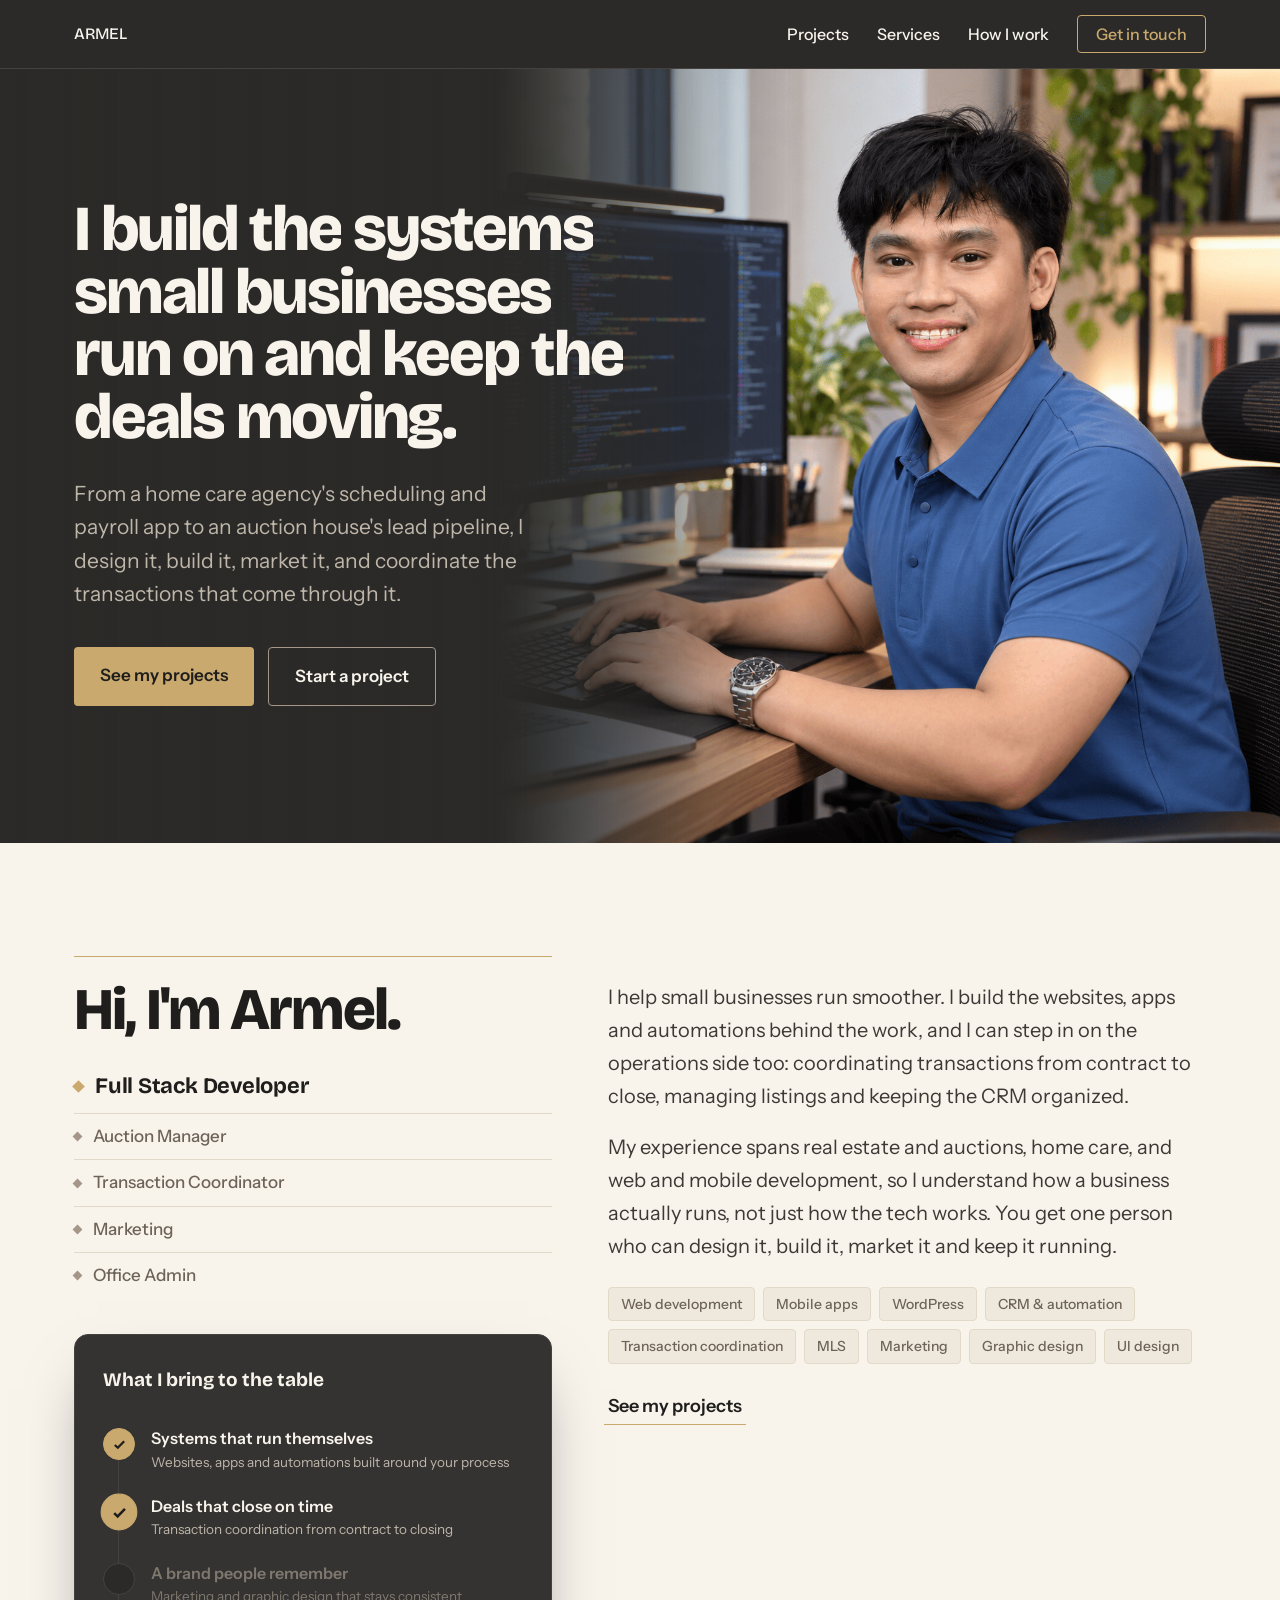
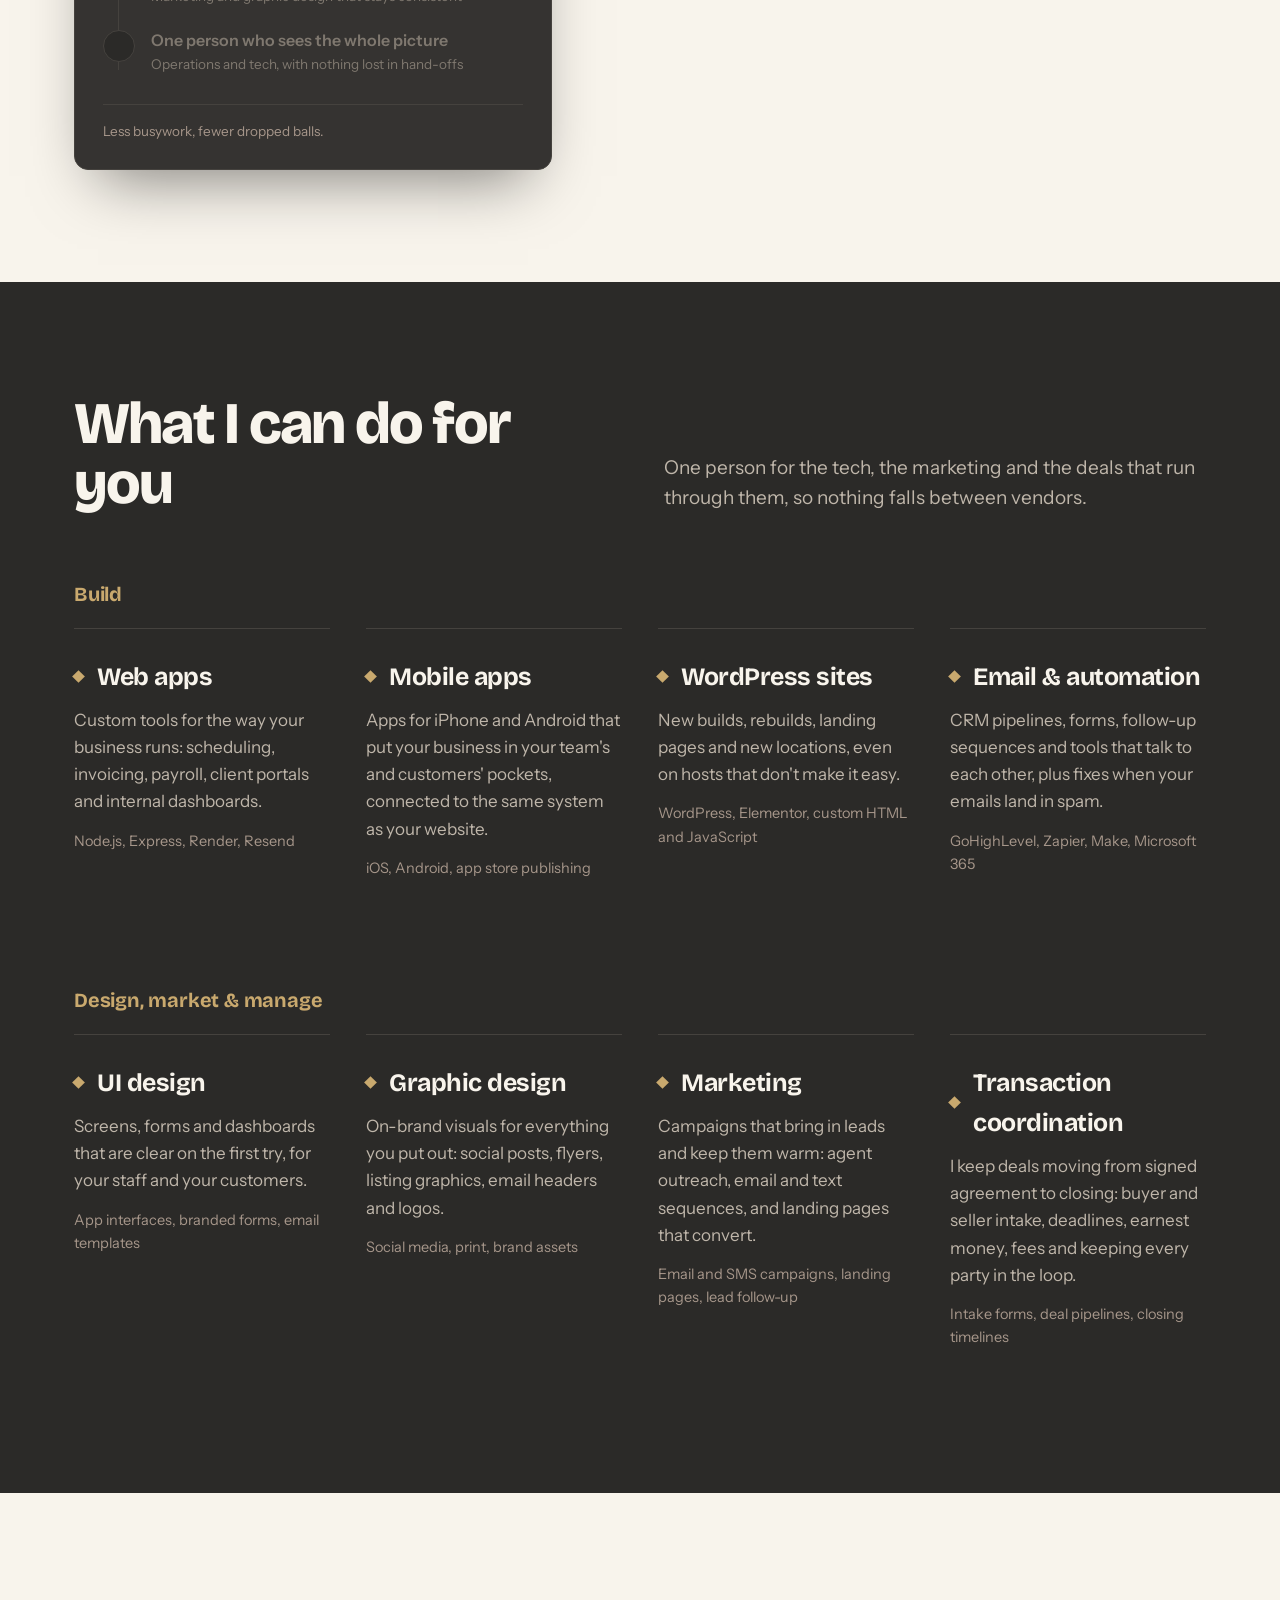
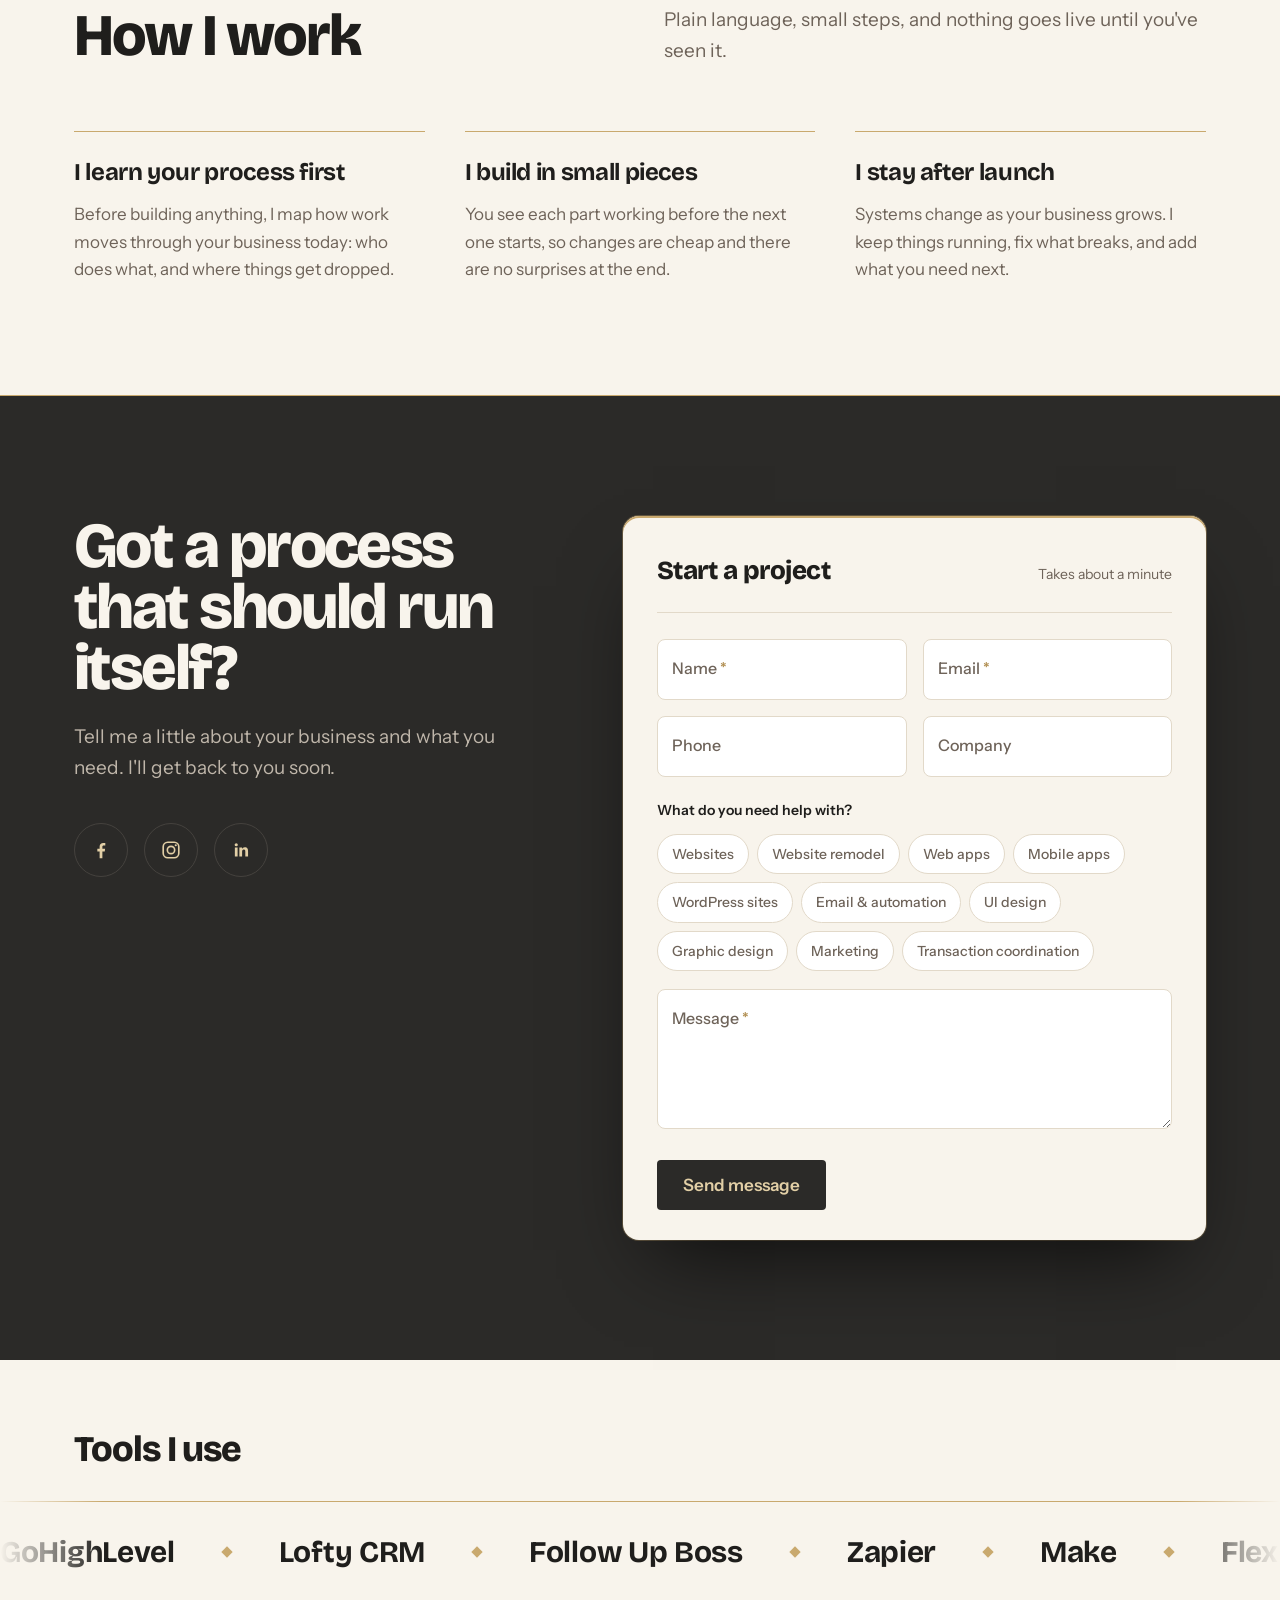
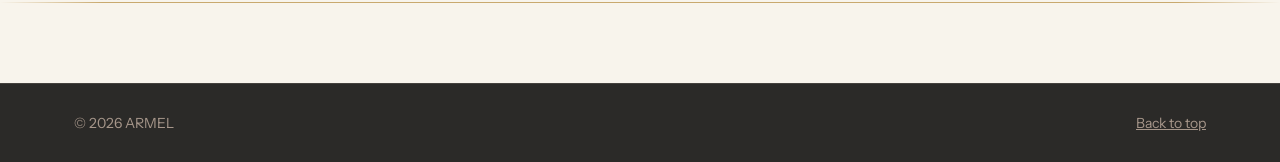
<file: index.html>
<!doctype html>
<html lang="en">
<head>
<meta charset="utf-8">
<meta name="viewport" content="width=device-width, initial-scale=1">
<!--
  EDIT ME: replace the email address and the links in the
  Contact section. Search this file for "EDIT" to find every spot.
-->
<title>ARMEL | Web, Marketing &amp; Transaction Coordination</title>
<meta name="description" content="Websites, web apps, automation, marketing, graphic design and transaction coordination for small businesses.">
<link rel="preconnect" href="https://fonts.googleapis.com">
<link rel="preconnect" href="https://fonts.gstatic.com" crossorigin>
<link href="https://fonts.googleapis.com/css2?family=Bricolage+Grotesque:opsz,wght@12..96,500;12..96,700;12..96,800&family=Instrument+Sans:wght@400;500;600&display=swap" rel="stylesheet">
<link rel="stylesheet" href="styles.css">
<script>
  // On refresh, always start at the top of the page instead of where you left off
  (function(){
    var nav = performance.getEntriesByType && performance.getEntriesByType('navigation')[0];
    var isReload = nav ? nav.type === 'reload' : (performance.navigation && performance.navigation.type === 1);
    if ('scrollRestoration' in history) history.scrollRestoration = 'manual';
    if (!isReload) return;
    if (location.hash) history.replaceState(null, '', location.pathname + location.search);
    function top(){ window.scrollTo({ top: 0, left: 0, behavior: 'instant' }); }
    top();
    document.addEventListener('DOMContentLoaded', top);
    window.addEventListener('load', top);
  })();
</script>
<script>
  // Scroll reveal: hide elements only when JavaScript runs and motion is allowed
  if (!window.matchMedia('(prefers-reduced-motion: reduce)').matches) document.documentElement.classList.add('js-reveal');
</script>
</head>
<body>

<nav class="nav" aria-label="Main">
  <div class="wrap">
    <a class="brand" href="#top">ARMEL</a>
    <ul>
      <li class="keep-mobile"><a href="projects.html">Projects</a></li>
      <li><a href="#services">Services</a></li>
      <li><a href="#process">How I work</a></li>
      <li><a class="cta-sm" href="#contact">Get in touch</a></li>
    </ul>
  </div>
</nav>

<header class="hero" id="top">
  <img class="hero-bg" src="images/headshot.png" alt="" width="1262" height="1246">
  <div class="wrap">
    <div>
      <h1 class="lux-title">I build the systems small businesses run on and keep the deals moving.</h1>
      <p class="lede">From a home care agency's scheduling and payroll app to an auction house's lead pipeline, I design it, build it, market it, and coordinate the transactions that come through it.</p>
      <div class="actions">
        <a class="btn btn-signal" href="projects.html">See my projects</a>
        <a class="btn btn-ghost" href="#contact">Start a project</a>
      </div>
    </div>

  </div>
</header>

<main>
  <section class="intro" id="about">
    <div class="wrap">
      <div class="intro-side">
        <h2>Hi, I'm Armel.</h2>
        <ul class="roles" aria-label="Positions">
          <li>Full Stack Developer</li>
          <li>Auction Manager</li>
          <li>Transaction Coordinator</li>
          <li>Marketing</li>
          <li>Office Admin</li>
        </ul>
        <div class="flow" aria-label="What I bring to the table">
          <div class="flow-head">
            <strong>What I bring to the table</strong>
          </div>
          <ol class="steps" id="steps">
            <li class="step"><span class="dot"><svg viewBox="0 0 16 16" fill="none" stroke="#1F1E1C" stroke-width="2.4"><path d="M3 8.5l3.2 3L13 4.5"/></svg></span><div><b>Systems that run themselves</b><small>Websites, apps and automations built around your process</small></div></li>
            <li class="step"><span class="dot"><svg viewBox="0 0 16 16" fill="none" stroke="#1F1E1C" stroke-width="2.4"><path d="M3 8.5l3.2 3L13 4.5"/></svg></span><div><b>Deals that close on time</b><small>Transaction coordination from contract to closing</small></div></li>
            <li class="step"><span class="dot"><svg viewBox="0 0 16 16" fill="none" stroke="#1F1E1C" stroke-width="2.4"><path d="M3 8.5l3.2 3L13 4.5"/></svg></span><div><b>A brand people remember</b><small>Marketing and graphic design that stays consistent</small></div></li>
            <li class="step"><span class="dot"><svg viewBox="0 0 16 16" fill="none" stroke="#1F1E1C" stroke-width="2.4"><path d="M3 8.5l3.2 3L13 4.5"/></svg></span><div><b>One person who sees the whole picture</b><small>Operations and tech, with nothing lost in hand-offs</small></div></li>
          </ol>
          <div class="flow-foot">Less busywork, fewer dropped balls.</div>
        </div>
      </div>
      <div class="intro-body">
        <p>I help small businesses run smoother. I build the websites, apps and automations behind the work, and I can step in on the operations side too: coordinating transactions from contract to close, managing listings and keeping the CRM organized.</p>
        <p>My experience spans real estate and auctions, home care, and web and mobile development, so I understand how a business actually runs, not just how the tech works. You get one person who can design it, build it, market it and keep it running.</p>
        <div class="tags"><span>Web development</span><span>Mobile apps</span><span>WordPress</span><span>CRM &amp; automation</span><span>Transaction coordination</span><span>MLS</span><span>Marketing</span><span>Graphic design</span><span>UI design</span></div>
        <a class="text-link" href="projects.html">See my projects</a>
      </div>
    </div>
  </section>

  <section class="services" id="services">
    <div class="wrap">
      <div class="sec-head">
        <h2>What I can do for you</h2>
        <p>One person for the tech, the marketing and the deals that run through them, so nothing falls between vendors.</p>
      </div>
      <div class="svc-group">
        <h3>Build</h3>
        <div class="svc-grid">
          <div class="svc">
            <h4>Web apps</h4>
            <p>Custom tools for the way your business runs: scheduling, invoicing, payroll, client portals and internal dashboards.</p>
            <div class="tools">Node.js, Express, Render, Resend</div>
          </div>
          <div class="svc">
            <h4>Mobile apps</h4>
            <p>Apps for iPhone and Android that put your business in your team's and customers' pockets, connected to the same system as your website.</p>
            <div class="tools">iOS, Android, app store publishing</div>
          </div>
          <div class="svc">
            <h4>WordPress sites</h4>
            <p>New builds, rebuilds, landing pages and new locations, even on hosts that don't make it easy.</p>
            <div class="tools">WordPress, Elementor, custom HTML and JavaScript</div>
          </div>
          <div class="svc">
            <h4>Email &amp; automation</h4>
            <p>CRM pipelines, forms, follow-up sequences and tools that talk to each other, plus fixes when your emails land in spam.</p>
            <div class="tools">GoHighLevel, Zapier, Make, Microsoft 365</div>
          </div>
        </div>
      </div>

      <div class="svc-group">
        <h3>Design, market &amp; manage</h3>
        <div class="svc-grid">
          <div class="svc">
            <h4>UI design</h4>
            <p>Screens, forms and dashboards that are clear on the first try, for your staff and your customers.</p>
            <div class="tools">App interfaces, branded forms, email templates</div>
          </div>
          <div class="svc">
            <h4>Graphic design</h4>
            <p>On-brand visuals for everything you put out: social posts, flyers, listing graphics, email headers and logos.</p>
            <div class="tools">Social media, print, brand assets</div>
          </div>
          <div class="svc">
            <h4>Marketing</h4>
            <p>Campaigns that bring in leads and keep them warm: agent outreach, email and text sequences, and landing pages that convert.</p>
            <div class="tools">Email and SMS campaigns, landing pages, lead follow-up</div>
          </div>
          <div class="svc">
            <h4>Transaction coordination</h4>
            <p>I keep deals moving from signed agreement to closing: buyer and seller intake, deadlines, earnest money, fees and keeping every party in the loop.</p>
            <div class="tools">Intake forms, deal pipelines, closing timelines</div>
          </div>
        </div>
      </div>
    </div>
  </section>

  <section id="process">
    <div class="wrap">
      <div class="sec-head">
        <h2>How I work</h2>
        <p>Plain language, small steps, and nothing goes live until you've seen it.</p>
      </div>
      <div class="work-grid">
        <div>
          <h3>I learn your process first</h3>
          <p>Before building anything, I map how work moves through your business today: who does what, and where things get dropped.</p>
        </div>
        <div>
          <h3>I build in small pieces</h3>
          <p>You see each part working before the next one starts, so changes are cheap and there are no surprises at the end.</p>
        </div>
        <div>
          <h3>I stay after launch</h3>
          <p>Systems change as your business grows. I keep things running, fix what breaks, and add what you need next.</p>
        </div>
      </div>
    </div>
  </section>

  <section class="contact" id="contact">
    <div class="wrap contact-grid">
      <div class="contact-side">
        <h2>Got a process that should run itself?</h2>
        <p class="contact-note">Tell me a little about your business and what you need. I'll get back to you soon.</p>
        <div class="social">
          <a href="https://www.facebook.com/armel.tingson24" target="_blank" rel="noopener" aria-label="Facebook (opens in a new tab)" data-label="Facebook"><span class="pour" aria-hidden="true"></span><svg viewBox="0 0 24 24" aria-hidden="true"><path fill="currentColor" d="M13.5 21v-7.5h2.6l.4-3h-3V8.6c0-.9.3-1.5 1.6-1.5h1.6V4.4c-.3 0-1.2-.1-2.3-.1-2.3 0-3.9 1.4-3.9 4v2.2H8v3h2.5V21h3z"/></svg></a>
          <a href="https://www.instagram.com/armel.tingson/" target="_blank" rel="noopener" aria-label="Instagram (opens in a new tab)" data-label="Instagram"><span class="pour" aria-hidden="true"></span><svg viewBox="0 0 24 24" aria-hidden="true"><rect x="3.5" y="3.5" width="17" height="17" rx="5" fill="none" stroke="currentColor" stroke-width="1.8"/><circle cx="12" cy="12" r="4" fill="none" stroke="currentColor" stroke-width="1.8"/><circle cx="17.2" cy="6.8" r="1.2" fill="currentColor"/></svg></a>
          <a href="https://www.linkedin.com/in/armel-tingson-234645240/" target="_blank" rel="noopener" aria-label="LinkedIn (opens in a new tab)" data-label="LinkedIn"><span class="pour" aria-hidden="true"></span><svg viewBox="0 0 24 24" aria-hidden="true"><path fill="currentColor" d="M5.3 9.2h3v10h-3zM6.8 4.5a1.75 1.75 0 1 1 0 3.5 1.75 1.75 0 0 1 0-3.5zM10.2 9.2h2.9v1.4h.1c.4-.8 1.4-1.6 2.9-1.6 3.1 0 3.6 2 3.6 4.6v5.6h-3v-5c0-1.2 0-2.7-1.6-2.7s-1.9 1.3-1.9 2.6v5.1h-3z"/></svg></a>
        </div>
      </div>

      <!-- Messages are emailed to armeltingson24@gmail.com through FormSubmit (formsubmit.co).
           After activating, you can swap the email in the form address for the private code FormSubmit sends you. -->
      <div class="form-card">
        <div class="form-head"><b>Start a project</b><span>Takes about a minute</span></div>
      <form class="contact-form" action="https://formsubmit.co/ajax/armeltingson24@gmail.com" method="POST" novalidate>
        <input type="hidden" name="_subject" value="New message from your portfolio website">
        <input type="hidden" name="_template" value="table">
        <div class="field-row">
          <label class="field float"><input type="text" name="name" autocomplete="name" required placeholder=" "><span>Name <i>*</i></span></label>
          <label class="field float"><input type="email" name="email" autocomplete="email" required placeholder=" "><span>Email <i>*</i></span></label>
        </div>
        <div class="field-row">
          <label class="field float"><input type="tel" name="phone" autocomplete="tel" placeholder=" "><span>Phone</span></label>
          <label class="field float"><input type="text" name="company" autocomplete="organization" placeholder=" "><span>Company</span></label>
        </div>
        <fieldset class="field services-pick">
          <legend>What do you need help with?</legend>
          <div class="chips">
              <label class="chip"><input type="checkbox" name="services" value="Websites"><span>Websites</span></label>
              <label class="chip"><input type="checkbox" name="services" value="Website remodel"><span>Website remodel</span></label>
              <label class="chip"><input type="checkbox" name="services" value="Web apps"><span>Web apps</span></label>
              <label class="chip"><input type="checkbox" name="services" value="Mobile apps"><span>Mobile apps</span></label>
              <label class="chip"><input type="checkbox" name="services" value="WordPress sites"><span>WordPress sites</span></label>
              <label class="chip"><input type="checkbox" name="services" value="Email &amp; automation"><span>Email &amp; automation</span></label>
              <label class="chip"><input type="checkbox" name="services" value="UI design"><span>UI design</span></label>
              <label class="chip"><input type="checkbox" name="services" value="Graphic design"><span>Graphic design</span></label>
              <label class="chip"><input type="checkbox" name="services" value="Marketing"><span>Marketing</span></label>
              <label class="chip"><input type="checkbox" name="services" value="Transaction coordination"><span>Transaction coordination</span></label>
          </div>
        </fieldset>
        <label class="field float"><textarea name="message" rows="4" required placeholder=" "></textarea><span>Message <i>*</i></span></label>
        <input type="text" name="_honey" class="hp" tabindex="-1" autocomplete="off" aria-hidden="true">
        <div class="form-foot">
          <button class="btn btn-signal" type="submit">Send message</button>
          <p class="form-status" role="status" aria-live="polite"></p>
        </div>
      </form>
      </div>
    </div>
  </section>
</main>

<section class="toolbelt" aria-labelledby="tools-title">
  <div class="wrap">
    <h2 id="tools-title">Tools I use</h2>
  </div>
  <div class="marquee">
    <ul class="track">
      <li>GoHighLevel</li><li>Lofty CRM</li><li>Follow Up Boss</li><li>Zapier</li><li>Make</li><li>Flex MLS</li><li>NABOR MLS</li><li>Stellar MLS</li><li>BrokerBay</li><li>Brand Central</li><li>HiBid</li><li>Auction Flex 360</li><li>Canva</li><li>Adobe Photoshop</li><li>CapCut</li><li>WordPress</li><li>Elementor</li><li>Node.js</li><li>Express</li><li>Render</li><li>Resend</li><li>GitHub</li><li>Microsoft 365</li><li>GoDaddy</li>
      <!-- copy for the seamless loop -->
      <li aria-hidden="true">GoHighLevel</li><li aria-hidden="true">Lofty CRM</li><li aria-hidden="true">Follow Up Boss</li><li aria-hidden="true">Zapier</li><li aria-hidden="true">Make</li><li aria-hidden="true">Flex MLS</li><li aria-hidden="true">NABOR MLS</li><li aria-hidden="true">Stellar MLS</li><li aria-hidden="true">BrokerBay</li><li aria-hidden="true">Brand Central</li><li aria-hidden="true">HiBid</li><li aria-hidden="true">Auction Flex 360</li><li aria-hidden="true">Canva</li><li aria-hidden="true">Adobe Photoshop</li><li aria-hidden="true">CapCut</li><li aria-hidden="true">WordPress</li><li aria-hidden="true">Elementor</li><li aria-hidden="true">Node.js</li><li aria-hidden="true">Express</li><li aria-hidden="true">Render</li><li aria-hidden="true">Resend</li><li aria-hidden="true">GitHub</li><li aria-hidden="true">Microsoft 365</li><li aria-hidden="true">GoDaddy</li>
    </ul>
  </div>
</section>

<footer>
  <div class="wrap">
    <span>© <span id="yr">2026</span> ARMEL</span>
    <a href="#top">Back to top</a>
  </div>
</footer>

<script>
  document.getElementById('yr').textContent = new Date().getFullYear();
  (function(){
    var steps = Array.prototype.slice.call(document.querySelectorAll('#steps .step'));
    var reduce = window.matchMedia && window.matchMedia('(prefers-reduced-motion: reduce)').matches;
    if (reduce) { steps.forEach(function(s){ s.classList.add('on'); }); return; }
    var i = 0;
    function tick(){
      if (i === steps.length) {
        steps.forEach(function(s){ s.classList.remove('on','now'); });
        i = 0; setTimeout(tick, 700); return;
      }
      steps.forEach(function(s){ s.classList.remove('now'); });
      steps[i].classList.add('on','now');
      i++;
      setTimeout(tick, i === steps.length ? 2600 : 1100);
    }
    setTimeout(tick, 600);
  })();
</script>
<script>
  // Scroll reveal: elements settle into place as they scroll into view
  (function(){
    var root = document.documentElement;
    if (!root.classList.contains('js-reveal')) return;
    var groups = [
      ['.page-head h1, .sec-head h2, .intro h2, .contact h2, .toolbelt h2', 'rv-head'],
      ['.sec-head p, .intro-body > *, .roles li, .flow, .contact-note, .contact .social, .contact-form, .marquee, .page-head .lede', 'rv-fade'],
      ['.case > .visual, .case > div:last-child', 'rv-fade'],
      ['.svc-group > h3, .svc, .work-grid > div', 'rv-fade'],
      ['.case, .intro h2, .work-grid > div', 'rv-line']
    ];
    var targets = [];
    groups.forEach(function(g){
      document.querySelectorAll(g[0]).forEach(function(el){
        el.classList.add(g[1]);
        // stagger siblings of the same kind
        var sibs = Array.prototype.filter.call(el.parentNode.children, function(c){ return c.matches(g[0]); });
        var i = sibs.indexOf(el);
        if (i > 0) el.style.setProperty('--d', Math.min(i * 0.12, 0.48) + 's');
        if (targets.indexOf(el) < 0) targets.push(el);
      });
    });
    // Hidden headlines can't be seen by the observer, so each one watches its container instead
    var watch = new Map();
    targets.forEach(function(el){
      var spot = el.classList.contains('rv-head') ? el.parentNode : el;
      if (!watch.has(spot)) watch.set(spot, []);
      watch.get(spot).push(el);
    });
    var io = new IntersectionObserver(function(entries){
      entries.forEach(function(e){
        if (!e.isIntersecting) return;
        (watch.get(e.target) || []).forEach(function(el){ el.classList.add('in'); });
        io.unobserve(e.target);
      });
    }, { rootMargin: '0px 0px -8% 0px', threshold: 0 });
    watch.forEach(function(_, spot){ io.observe(spot); });
  })();
</script>
<script>
  // Hero headline: words rise one by one, then a slow champagne light glides across them
  (function(){
    var h = document.querySelector('.lux-title');
    if (!h || !document.documentElement.classList.contains('js-reveal')) return;
    var text = h.textContent.trim();
    h.setAttribute('aria-label', text);
    h.textContent = '';
    text.split(' ').forEach(function(word, i){
      var w = document.createElement('span'); w.className = 'lw'; w.setAttribute('aria-hidden', 'true');
      var inner = document.createElement('span'); inner.className = 'lwi'; inner.textContent = word;
      inner.style.setProperty('--i', i);
      w.appendChild(inner); h.appendChild(w); h.appendChild(document.createTextNode(' '));
    });
    // every word shares one band of light, so it glides across the whole headline as a single sweep
    function place(){
      var box = h.getBoundingClientRect(), W = box.width, H = box.height, C = W * 3;
      h.querySelectorAll('.lwi').forEach(function(el){
        var r = el.getBoundingClientRect();
        var left = r.left - box.left, top = el.parentNode.getBoundingClientRect().top - box.top;
        el.style.setProperty('--bw', C + 'px');
        el.style.setProperty('--bh', H + 'px');
        el.style.setProperty('--by', (-top) + 'px');
        el.style.setProperty('--bx0', (-0.35 * W - left - C / 2) + 'px');
        el.style.setProperty('--bx1', (1.35 * W - left - C / 2) + 'px');
      });
    }
    place();
    requestAnimationFrame(function(){ h.classList.add('go'); });
    window.addEventListener('resize', place);
  })();
</script>
<script>
  // Contact form: send without leaving the page, and show a clear result
  (function(){
    var form = document.querySelector('.contact-form');
    if (!form) return;
    var status = form.querySelector('.form-status');
    var btn = form.querySelector('button[type="submit"]');
    function say(text, kind){ status.textContent = text; status.className = 'form-status' + (kind ? ' is-' + kind : ''); }
    form.addEventListener('submit', function(e){
      e.preventDefault();
      var missing = form.querySelector('[required]:invalid');
      if (missing) {
        var label = missing.closest('.field').querySelector('span').firstChild.textContent.trim();
        say(missing.type === 'email' && missing.value ? 'Enter a valid email address.' : 'Add your ' + label.toLowerCase() + ' to send the message.', 'error');
        missing.focus(); return;
      }
      var data = new FormData(form);
      var picked = data.getAll('services'); data.delete('services');
      data.append('services', picked.length ? picked.join(', ') : 'Not specified');
      btn.disabled = true; btn.textContent = 'Sending...'; say('');
      fetch(form.action, { method: 'POST', body: data, headers: { Accept: 'application/json' } })
        .then(function(r){ return r.json().catch(function(){ return {}; }).then(function(j){
          if (!r.ok || String(j.success) === 'false') throw new Error();
          form.reset(); say('Thanks! Your message was sent. I\'ll get back to you soon.', 'ok');
        }); })
        .catch(function(){ say('Your message didn\'t send. Check your connection and try again.', 'error'); })
        .then(function(){ btn.disabled = false; btn.textContent = 'Send message'; });
    });
  })();
</script>
</body>
</html>
</file>
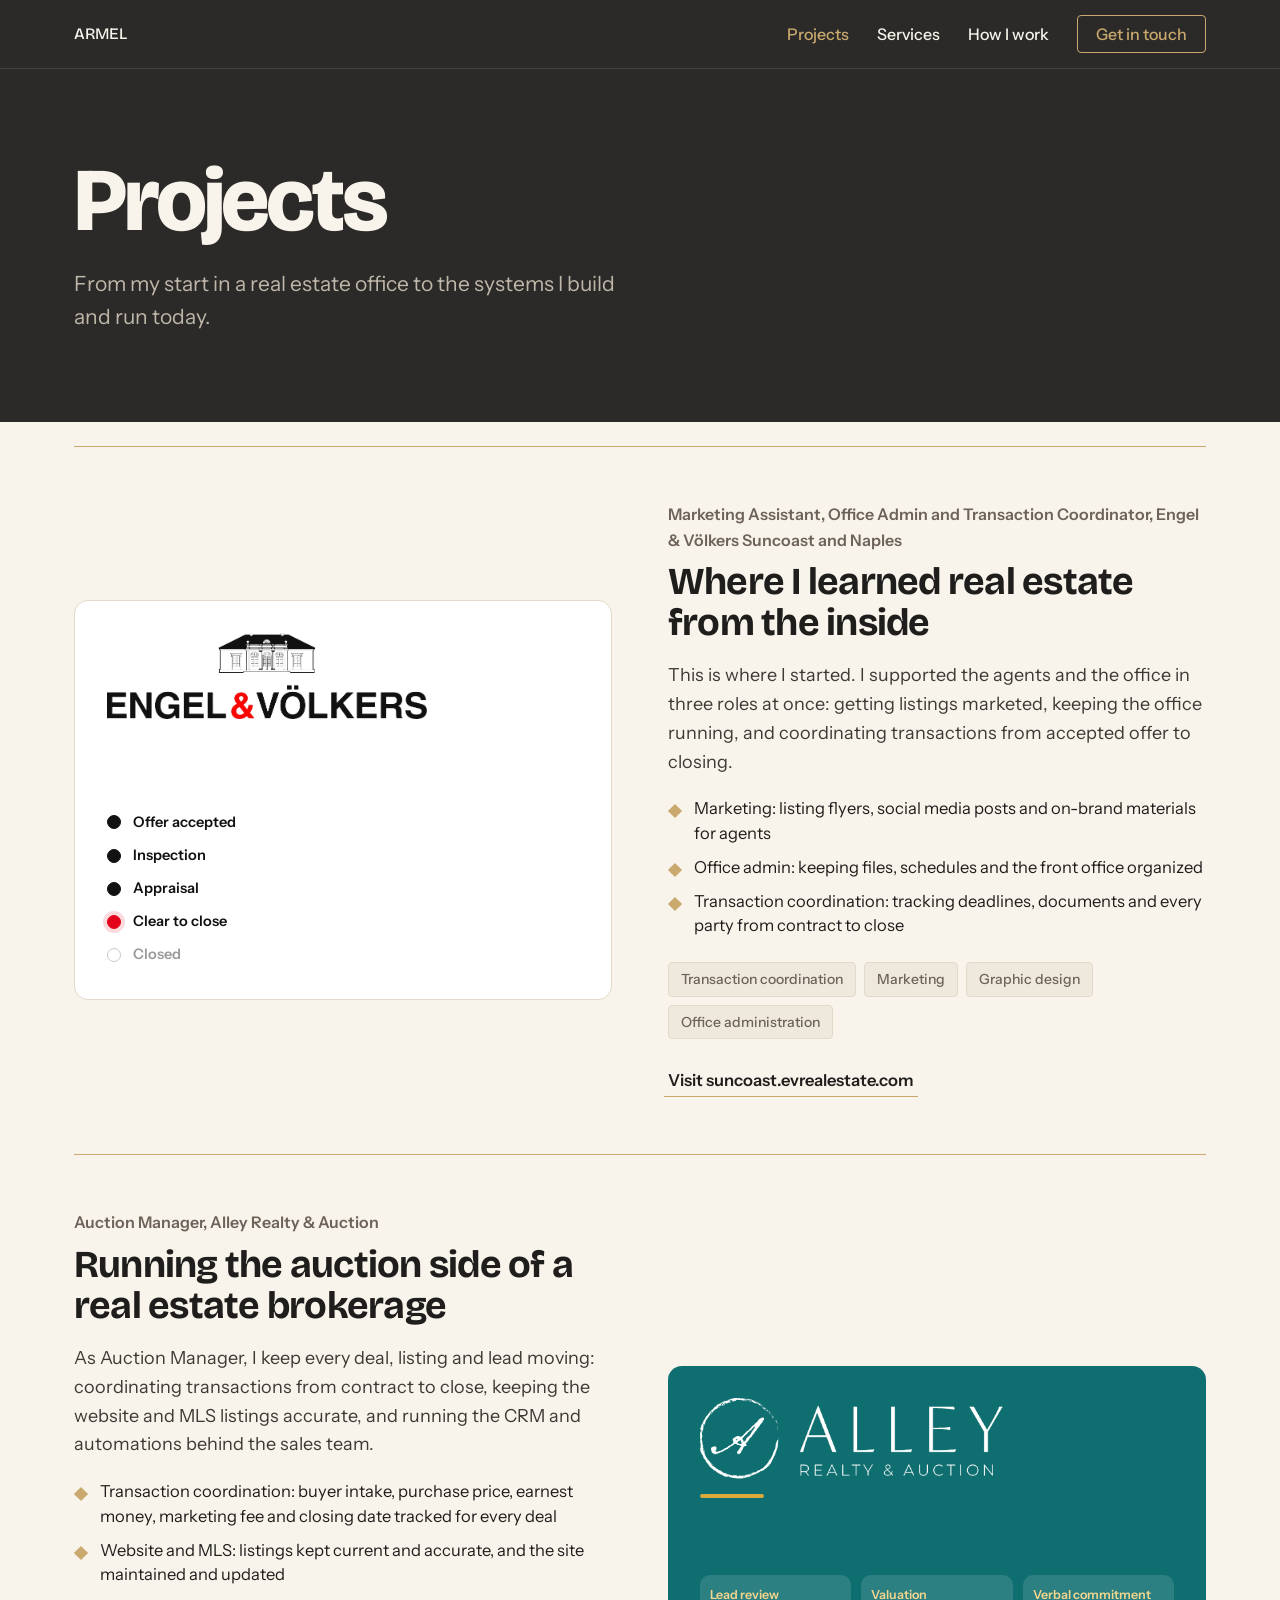
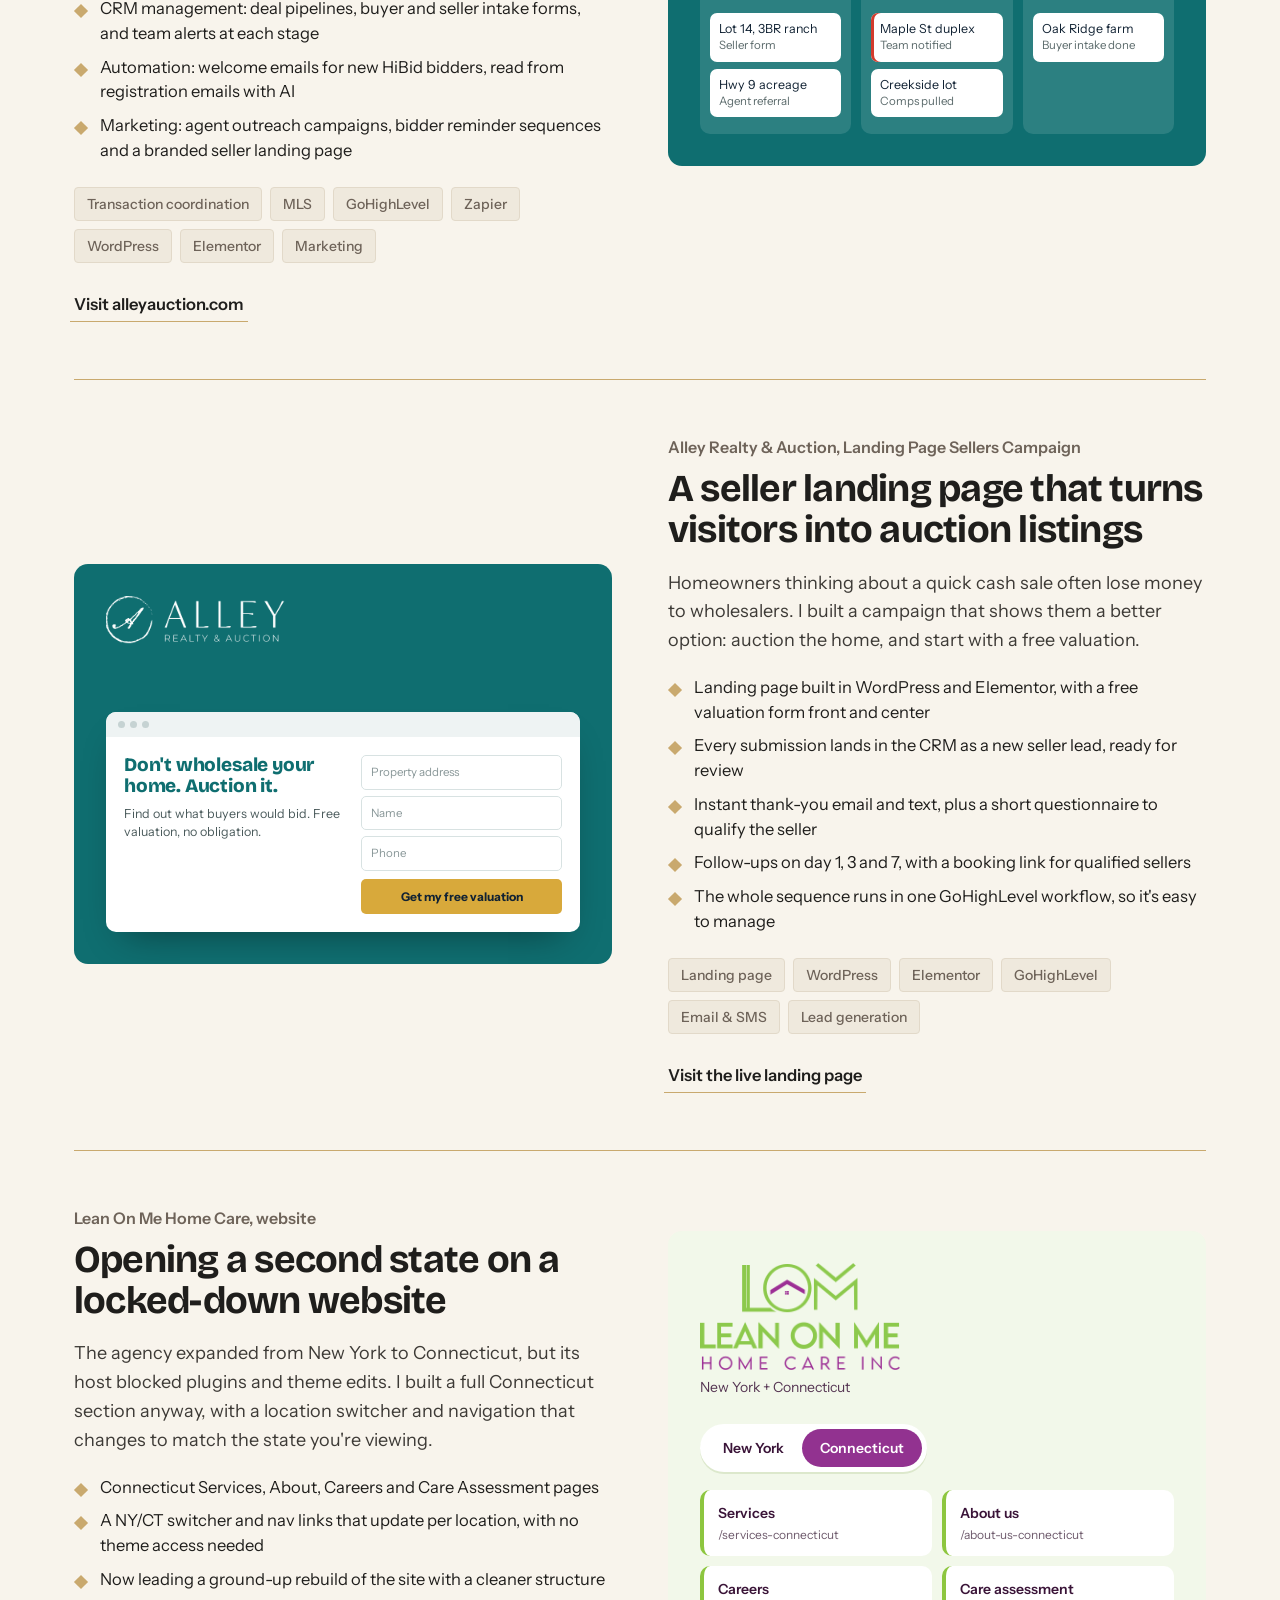
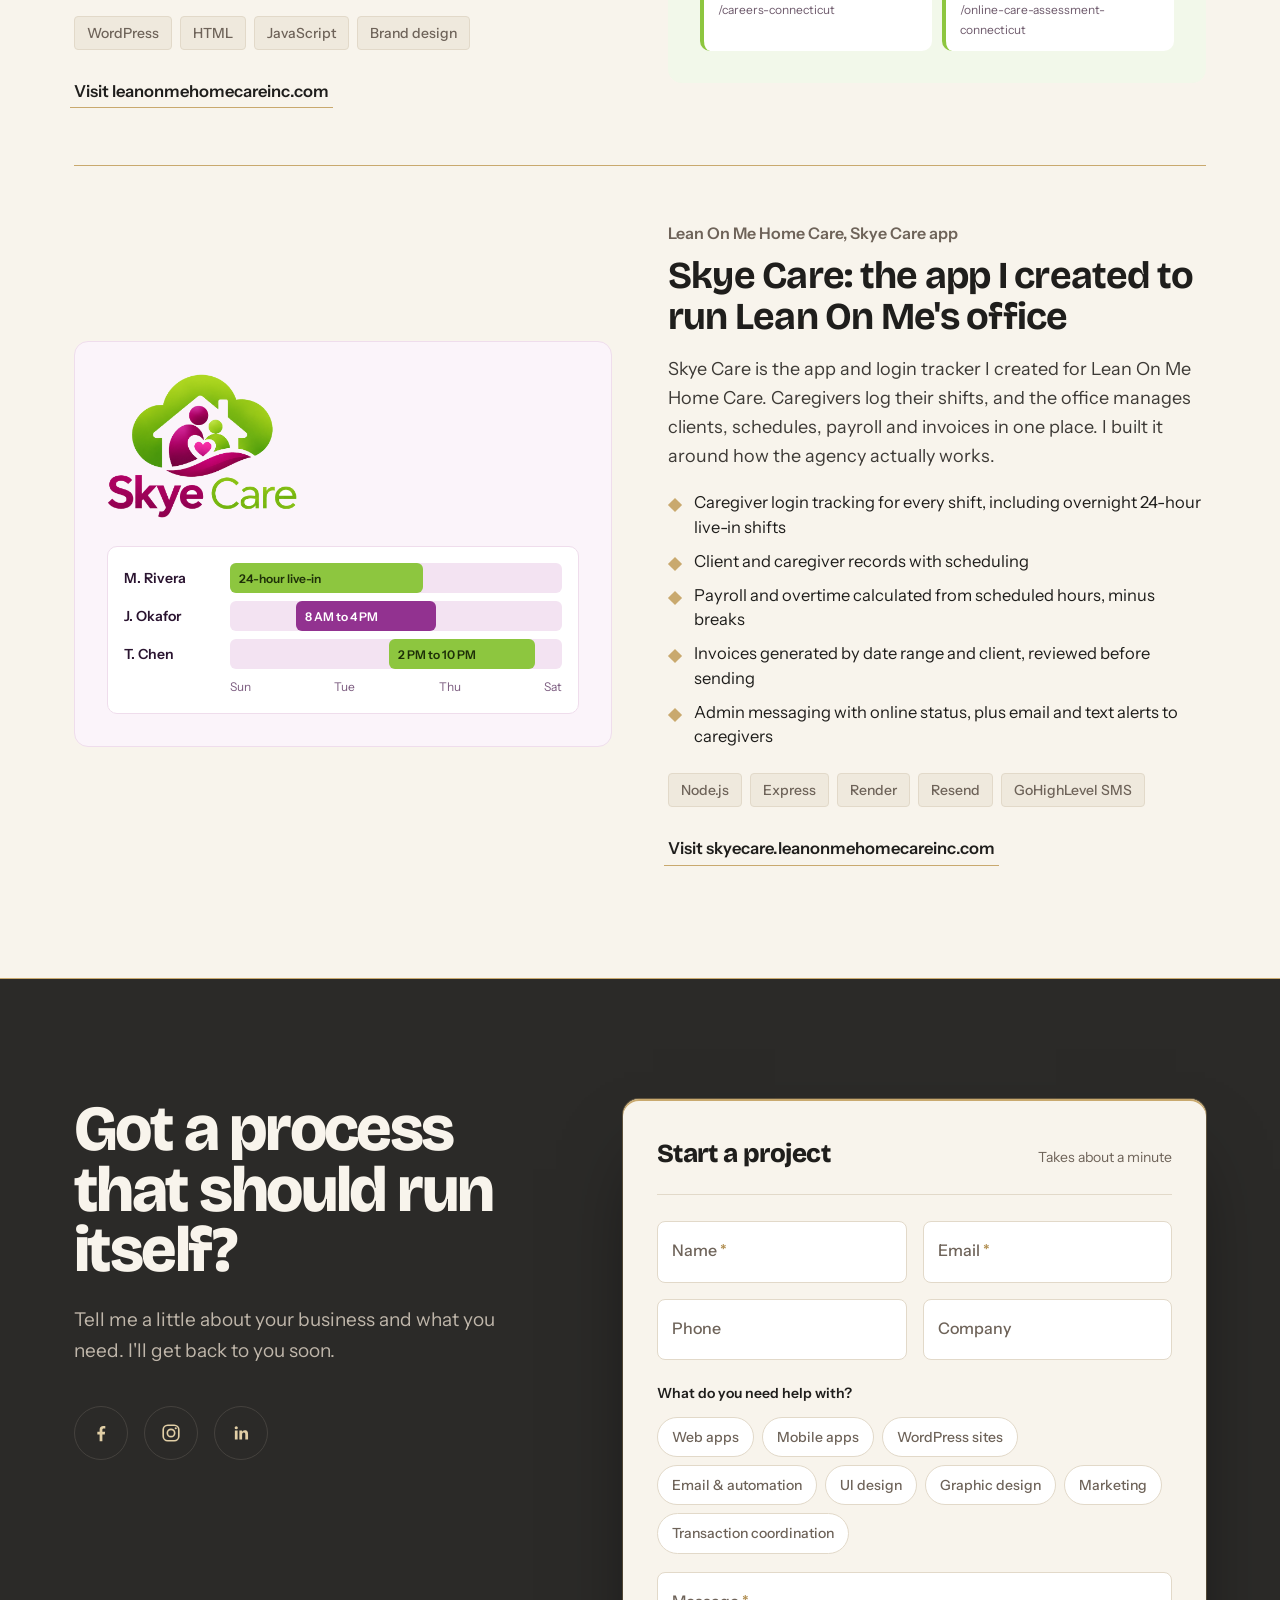
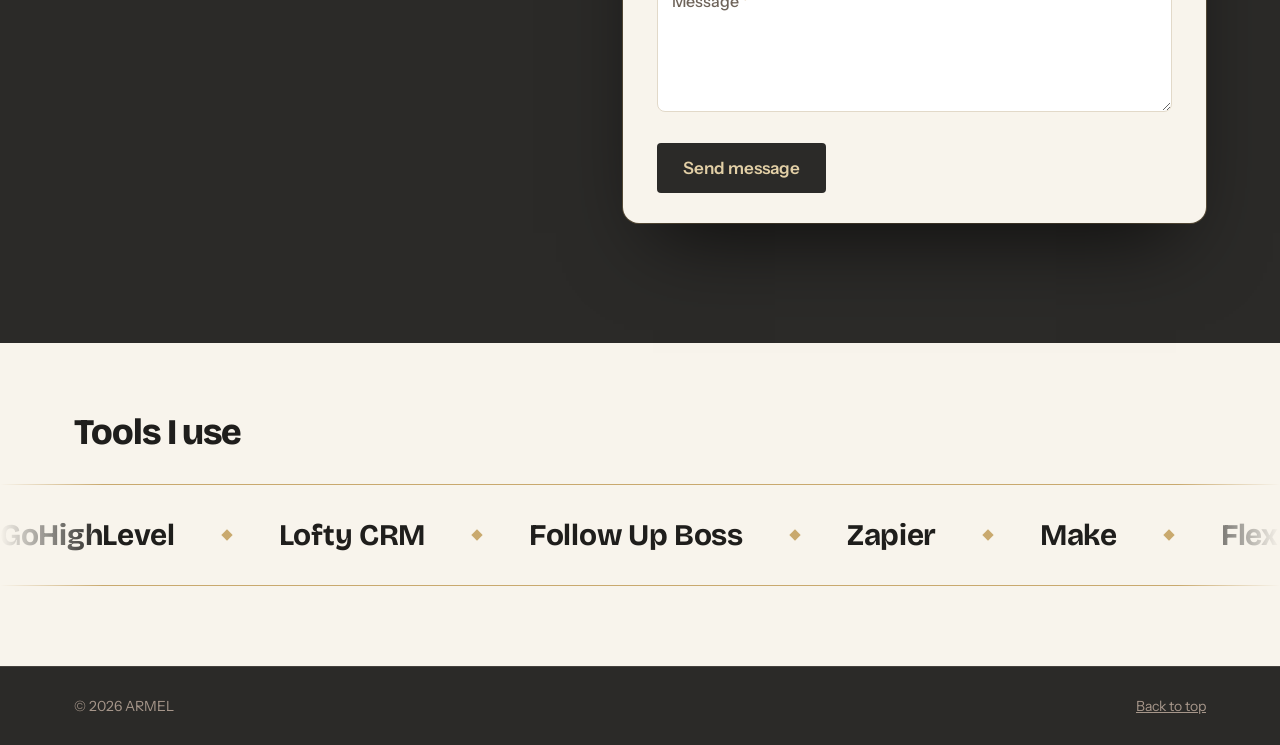
<file: projects.html>
<!doctype html>
<html lang="en">
<head>
<meta charset="utf-8">
<meta name="viewport" content="width=device-width, initial-scale=1">
<!--
  EDIT ME: replace the email address and the links in the
  Contact section. Search this file for "EDIT" to find every spot.
-->
<title>Projects | ARMEL</title>
<meta name="description" content="Case studies: Engel &amp; Völkers Suncoast and Naples, Alley Realty &amp; Auction, its seller landing page campaign, Lean On Me Home Care, and Skye Care, the app I built for Lean On Me.">
<link rel="preconnect" href="https://fonts.googleapis.com">
<link rel="preconnect" href="https://fonts.gstatic.com" crossorigin>
<link href="https://fonts.googleapis.com/css2?family=Bricolage+Grotesque:opsz,wght@12..96,500;12..96,700;12..96,800&family=Instrument+Sans:wght@400;500;600&display=swap" rel="stylesheet">
<link rel="stylesheet" href="styles.css">
<script>
  // On refresh, always start at the top of the page instead of where you left off
  (function(){
    var nav = performance.getEntriesByType && performance.getEntriesByType('navigation')[0];
    var isReload = nav ? nav.type === 'reload' : (performance.navigation && performance.navigation.type === 1);
    if ('scrollRestoration' in history) history.scrollRestoration = 'manual';
    if (!isReload) return;
    if (location.hash) history.replaceState(null, '', location.pathname + location.search);
    function top(){ window.scrollTo({ top: 0, left: 0, behavior: 'instant' }); }
    top();
    document.addEventListener('DOMContentLoaded', top);
    window.addEventListener('load', top);
  })();
</script>
<script>
  // Scroll reveal: hide elements only when JavaScript runs and motion is allowed
  if (!window.matchMedia('(prefers-reduced-motion: reduce)').matches) document.documentElement.classList.add('js-reveal');
</script>
</head>
<body>

<nav class="nav" aria-label="Main">
  <div class="wrap">
    <a class="brand" href="index.html">ARMEL</a>
    <ul>
      <li class="keep-mobile"><a href="projects.html" aria-current="page">Projects</a></li>
      <li><a href="index.html#services">Services</a></li>
      <li><a href="index.html#process">How I work</a></li>
      <li><a class="cta-sm" href="#contact">Get in touch</a></li>
    </ul>
  </div>
</nav>

<header class="page-head" id="top">
  <div class="wrap">
    <h1>Projects</h1>
    <p class="lede">From my start in a real estate office to the systems I build and run today.</p>
  </div>
</header>

<main>
  <section class="projects">
    <div class="wrap">
      <article id="engel-volkers" class="case">
        <a class="visual v-ev" href="https://suncoast.evrealestate.com" target="_blank" rel="noopener" tabindex="-1" aria-hidden="true" data-stamp="CLOSED">
          <div>
            <img class="vlogo vlogo-ev" src="images/engel-volkers-logo.png" alt="Engel &amp; Völkers logo">
          </div>
          <ol class="closing">
            <li class="done"><span></span>Offer accepted</li>
            <li class="done"><span></span>Inspection</li>
            <li class="done"><span></span>Appraisal</li>
            <li class="now"><span></span>Clear to close</li>
            <li><span></span>Closed</li>
          </ol>
        </a>
        <div>
          <div class="client">Marketing Assistant, Office Admin and Transaction Coordinator, Engel &amp; Völkers Suncoast and Naples</div>
          <h3>Where I learned real estate from the inside</h3>
          <p>This is where I started. I supported the agents and the office in three roles at once: getting listings marketed, keeping the office running, and coordinating transactions from accepted offer to closing.</p>
          <ul class="built">
            <li>Marketing: listing flyers, social media posts and on-brand materials for agents</li>
            <li>Office admin: keeping files, schedules and the front office organized</li>
            <li>Transaction coordination: tracking deadlines, documents and every party from contract to close</li>
          </ul>
          <div class="tags"><span>Transaction coordination</span><span>Marketing</span><span>Graphic design</span><span>Office administration</span></div>
          <a class="visit" href="https://suncoast.evrealestate.com" target="_blank" rel="noopener">Visit suncoast.evrealestate.com<span class="sr"> (opens in a new tab)</span></a>
        </div>
      </article>

      <article id="alley" class="case flip">
        <a class="visual v-alley" href="https://alleyauction.com" target="_blank" rel="noopener" tabindex="-1" aria-hidden="true" data-stamp="SOLD">
          <div>
            <img class="vlogo" src="images/alley-logo.png" alt="Alley Realty &amp; Auction logo" width="890" height="237">
            <div class="gold-rule"></div>
          </div>
          <div class="pipe">
            <div class="col"><h4>Lead review</h4><div class="card">Lot 14, 3BR ranch<em>Seller form</em></div><div class="card">Hwy 9 acreage<em>Agent referral</em></div></div>
            <div class="col"><h4>Valuation</h4><div class="card hot">Maple St duplex<em>Team notified</em></div><div class="card">Creekside lot<em>Comps pulled</em></div></div>
            <div class="col"><h4>Verbal commitment</h4><div class="card">Oak Ridge farm<em>Buyer intake done</em></div></div>
          </div>
        </a>
        <div>
          <div class="client">Auction Manager, Alley Realty & Auction</div>
          <h3>Running the auction side of a real estate brokerage</h3>
          <p>As Auction Manager, I keep every deal, listing and lead moving: coordinating transactions from contract to close, keeping the website and MLS listings accurate, and running the CRM and automations behind the sales team.</p>
          <ul class="built">
            <li>Transaction coordination: buyer intake, purchase price, earnest money, marketing fee and closing date tracked for every deal</li>
            <li>Website and MLS: listings kept current and accurate, and the site maintained and updated</li>
            <li>CRM management: deal pipelines, buyer and seller intake forms, and team alerts at each stage</li>
            <li>Automation: welcome emails for new HiBid bidders, read from registration emails with AI</li>
            <li>Marketing: agent outreach campaigns, bidder reminder sequences and a branded seller landing page</li>
          </ul>
          <div class="tags"><span>Transaction coordination</span><span>MLS</span><span>GoHighLevel</span><span>Zapier</span><span>WordPress</span><span>Elementor</span><span>Marketing</span></div>
          <a class="visit" href="https://alleyauction.com" target="_blank" rel="noopener">Visit alleyauction.com<span class="sr"> (opens in a new tab)</span></a>
        </div>
      </article>

      <article id="alley-landing" class="case">
        <a class="visual v-landing" href="https://alleyauction.com/sell-your-home-at-auction/" target="_blank" rel="noopener" tabindex="-1" aria-hidden="true" data-stamp="NEW LEAD">
          <div>
            <img class="vlogo vlogo-small" src="images/alley-logo.png" alt="" width="890" height="237">
          </div>
          <div class="lp">
            <div class="lp-bar"><i></i><i></i><i></i></div>
            <div class="lp-body">
              <div class="lp-copy">
                <b>Don't wholesale your home. Auction it.</b>
                <span>Find out what buyers would bid. Free valuation, no obligation.</span>
              </div>
              <div class="lp-form">
                <em>Property address</em>
                <em>Name</em>
                <em>Phone</em>
                <strong>Get my free valuation</strong>
              </div>
            </div>
          </div>
        </a>
        <div>
          <div class="client">Alley Realty &amp; Auction, Landing Page Sellers Campaign</div>
          <h3>A seller landing page that turns visitors into auction listings</h3>
          <p>Homeowners thinking about a quick cash sale often lose money to wholesalers. I built a campaign that shows them a better option: auction the home, and start with a free valuation.</p>
          <ul class="built">
            <li>Landing page built in WordPress and Elementor, with a free valuation form front and center</li>
            <li>Every submission lands in the CRM as a new seller lead, ready for review</li>
            <li>Instant thank-you email and text, plus a short questionnaire to qualify the seller</li>
            <li>Follow-ups on day 1, 3 and 7, with a booking link for qualified sellers</li>
            <li>The whole sequence runs in one GoHighLevel workflow, so it's easy to manage</li>
          </ul>
          <div class="tags"><span>Landing page</span><span>WordPress</span><span>Elementor</span><span>GoHighLevel</span><span>Email &amp; SMS</span><span>Lead generation</span></div>
          <a class="visit" href="https://alleyauction.com/sell-your-home-at-auction/" target="_blank" rel="noopener">Visit the live landing page<span class="sr"> (opens in a new tab)</span></a>
        </div>
      </article>

      <article id="lean-on-me" class="case flip">
        <a class="visual v-lom" href="https://leanonmehomecareinc.com" target="_blank" rel="noopener" tabindex="-1" aria-hidden="true" data-stamp="LIVE">
          <div>
            <img class="vlogo vlogo-lom" src="images/lean-on-me-logo.png" alt="Lean On Me Home Care logo" width="418" height="222">
            <div class="vsub">New York + Connecticut</div>
          </div>
          <div>
            <div class="switch"><span>New York</span><span class="act">Connecticut</span></div>
            <div class="pages">
              <div>Services<small>/services-connecticut</small></div>
              <div>About us<small>/about-us-connecticut</small></div>
              <div>Careers<small>/careers-connecticut</small></div>
              <div>Care assessment<small>/online-care-assessment-connecticut</small></div>
            </div>
          </div>
        </a>
        <div>
          <div class="client">Lean On Me Home Care, website</div>
          <h3>Opening a second state on a locked-down website</h3>
          <p>The agency expanded from New York to Connecticut, but its host blocked plugins and theme edits. I built a full Connecticut section anyway, with a location switcher and navigation that changes to match the state you're viewing.</p>
          <ul class="built">
            <li>Connecticut Services, About, Careers and Care Assessment pages</li>
            <li>A NY/CT switcher and nav links that update per location, with no theme access needed</li>
            <li>Now leading a ground-up rebuild of the site with a cleaner structure</li>
          </ul>
          <div class="tags"><span>WordPress</span><span>HTML</span><span>JavaScript</span><span>Brand design</span></div>
          <a class="visit" href="https://leanonmehomecareinc.com" target="_blank" rel="noopener">Visit leanonmehomecareinc.com<span class="sr"> (opens in a new tab)</span></a>
        </div>
      </article>

      <article id="skye-care" class="case">
        <a class="visual v-skyecare" href="https://skyecare.leanonmehomecareinc.com" target="_blank" rel="noopener" tabindex="-1" aria-hidden="true" data-stamp="LAUNCHED">
          <div>
            <img class="vlogo vlogo-skyecare" src="images/skyecare-logo.png" alt="Skye Care logo" width="687" height="523">
          </div>
          <div>
            <div class="sched">
              <div class="row"><span class="who">M. Rivera</span><div class="bar"><i style="left:0;width:58%">24-hour live-in</i></div></div>
              <div class="row"><span class="who">J. Okafor</span><div class="bar"><i class="p" style="left:20%;width:42%">8 AM to 4 PM</i></div></div>
              <div class="row"><span class="who">T. Chen</span><div class="bar"><i style="left:48%;width:44%">2 PM to 10 PM</i></div></div>
              <div class="week"><span>Sun</span><span>Tue</span><span>Thu</span><span>Sat</span></div>
            </div>
          </div>
        </a>
        <div>
          <div class="client">Lean On Me Home Care, Skye Care app</div>
          <h3>Skye Care: the app I created to run Lean On Me's office</h3>
          <p>Skye Care is the app and login tracker I created for Lean On Me Home Care. Caregivers log their shifts, and the office manages clients, schedules, payroll and invoices in one place. I built it around how the agency actually works.</p>
          <ul class="built">
            <li>Caregiver login tracking for every shift, including overnight 24-hour live-in shifts</li>
            <li>Client and caregiver records with scheduling</li>
            <li>Payroll and overtime calculated from scheduled hours, minus breaks</li>
            <li>Invoices generated by date range and client, reviewed before sending</li>
            <li>Admin messaging with online status, plus email and text alerts to caregivers</li>
          </ul>
          <div class="tags"><span>Node.js</span><span>Express</span><span>Render</span><span>Resend</span><span>GoHighLevel SMS</span></div>
          <a class="visit" href="https://skyecare.leanonmehomecareinc.com" target="_blank" rel="noopener">Visit skyecare.leanonmehomecareinc.com<span class="sr"> (opens in a new tab)</span></a>
        </div>
      </article>
    </div>
  </section>

  <section class="contact" id="contact">
    <div class="wrap contact-grid">
      <div class="contact-side">
        <h2>Got a process that should run itself?</h2>
        <p class="contact-note">Tell me a little about your business and what you need. I'll get back to you soon.</p>
        <div class="social">
          <a href="https://www.facebook.com/armel.tingson24" target="_blank" rel="noopener" aria-label="Facebook (opens in a new tab)" data-label="Facebook"><span class="pour" aria-hidden="true"></span><svg viewBox="0 0 24 24" aria-hidden="true"><path fill="currentColor" d="M13.5 21v-7.5h2.6l.4-3h-3V8.6c0-.9.3-1.5 1.6-1.5h1.6V4.4c-.3 0-1.2-.1-2.3-.1-2.3 0-3.9 1.4-3.9 4v2.2H8v3h2.5V21h3z"/></svg></a>
          <a href="https://www.instagram.com/armel.tingson/" target="_blank" rel="noopener" aria-label="Instagram (opens in a new tab)" data-label="Instagram"><span class="pour" aria-hidden="true"></span><svg viewBox="0 0 24 24" aria-hidden="true"><rect x="3.5" y="3.5" width="17" height="17" rx="5" fill="none" stroke="currentColor" stroke-width="1.8"/><circle cx="12" cy="12" r="4" fill="none" stroke="currentColor" stroke-width="1.8"/><circle cx="17.2" cy="6.8" r="1.2" fill="currentColor"/></svg></a>
          <a href="https://www.linkedin.com/in/armel-tingson-234645240/" target="_blank" rel="noopener" aria-label="LinkedIn (opens in a new tab)" data-label="LinkedIn"><span class="pour" aria-hidden="true"></span><svg viewBox="0 0 24 24" aria-hidden="true"><path fill="currentColor" d="M5.3 9.2h3v10h-3zM6.8 4.5a1.75 1.75 0 1 1 0 3.5 1.75 1.75 0 0 1 0-3.5zM10.2 9.2h2.9v1.4h.1c.4-.8 1.4-1.6 2.9-1.6 3.1 0 3.6 2 3.6 4.6v5.6h-3v-5c0-1.2 0-2.7-1.6-2.7s-1.9 1.3-1.9 2.6v5.1h-3z"/></svg></a>
        </div>
      </div>

      <!-- Messages are emailed to armeltingson24@gmail.com through FormSubmit (formsubmit.co).
           After activating, you can swap the email in the form address for the private code FormSubmit sends you. -->
      <div class="form-card">
        <div class="form-head"><b>Start a project</b><span>Takes about a minute</span></div>
      <form class="contact-form" action="https://formsubmit.co/ajax/armeltingson24@gmail.com" method="POST" novalidate>
        <input type="hidden" name="_subject" value="New message from your portfolio website">
        <input type="hidden" name="_template" value="table">
        <div class="field-row">
          <label class="field float"><input type="text" name="name" autocomplete="name" required placeholder=" "><span>Name <i>*</i></span></label>
          <label class="field float"><input type="email" name="email" autocomplete="email" required placeholder=" "><span>Email <i>*</i></span></label>
        </div>
        <div class="field-row">
          <label class="field float"><input type="tel" name="phone" autocomplete="tel" placeholder=" "><span>Phone</span></label>
          <label class="field float"><input type="text" name="company" autocomplete="organization" placeholder=" "><span>Company</span></label>
        </div>
        <fieldset class="field services-pick">
          <legend>What do you need help with?</legend>
          <div class="chips">
              <label class="chip"><input type="checkbox" name="services" value="Web apps"><span>Web apps</span></label>
              <label class="chip"><input type="checkbox" name="services" value="Mobile apps"><span>Mobile apps</span></label>
              <label class="chip"><input type="checkbox" name="services" value="WordPress sites"><span>WordPress sites</span></label>
              <label class="chip"><input type="checkbox" name="services" value="Email &amp; automation"><span>Email &amp; automation</span></label>
              <label class="chip"><input type="checkbox" name="services" value="UI design"><span>UI design</span></label>
              <label class="chip"><input type="checkbox" name="services" value="Graphic design"><span>Graphic design</span></label>
              <label class="chip"><input type="checkbox" name="services" value="Marketing"><span>Marketing</span></label>
              <label class="chip"><input type="checkbox" name="services" value="Transaction coordination"><span>Transaction coordination</span></label>
          </div>
        </fieldset>
        <label class="field float"><textarea name="message" rows="4" required placeholder=" "></textarea><span>Message <i>*</i></span></label>
        <input type="text" name="_honey" class="hp" tabindex="-1" autocomplete="off" aria-hidden="true">
        <div class="form-foot">
          <button class="btn btn-signal" type="submit">Send message</button>
          <p class="form-status" role="status" aria-live="polite"></p>
        </div>
      </form>
      </div>
    </div>
  </section>
</main>

<section class="toolbelt" aria-labelledby="tools-title">
  <div class="wrap">
    <h2 id="tools-title">Tools I use</h2>
  </div>
  <div class="marquee">
    <ul class="track">
      <li>GoHighLevel</li><li>Lofty CRM</li><li>Follow Up Boss</li><li>Zapier</li><li>Make</li><li>Flex MLS</li><li>NABOR MLS</li><li>Stellar MLS</li><li>BrokerBay</li><li>Brand Central</li><li>HiBid</li><li>Auction Flex 360</li><li>Canva</li><li>Adobe Photoshop</li><li>CapCut</li><li>WordPress</li><li>Elementor</li><li>Node.js</li><li>Express</li><li>Render</li><li>Resend</li><li>GitHub</li><li>Microsoft 365</li><li>GoDaddy</li>
      <!-- copy for the seamless loop -->
      <li aria-hidden="true">GoHighLevel</li><li aria-hidden="true">Lofty CRM</li><li aria-hidden="true">Follow Up Boss</li><li aria-hidden="true">Zapier</li><li aria-hidden="true">Make</li><li aria-hidden="true">Flex MLS</li><li aria-hidden="true">NABOR MLS</li><li aria-hidden="true">Stellar MLS</li><li aria-hidden="true">BrokerBay</li><li aria-hidden="true">Brand Central</li><li aria-hidden="true">HiBid</li><li aria-hidden="true">Auction Flex 360</li><li aria-hidden="true">Canva</li><li aria-hidden="true">Adobe Photoshop</li><li aria-hidden="true">CapCut</li><li aria-hidden="true">WordPress</li><li aria-hidden="true">Elementor</li><li aria-hidden="true">Node.js</li><li aria-hidden="true">Express</li><li aria-hidden="true">Render</li><li aria-hidden="true">Resend</li><li aria-hidden="true">GitHub</li><li aria-hidden="true">Microsoft 365</li><li aria-hidden="true">GoDaddy</li>
    </ul>
  </div>
</section>

<footer>
  <div class="wrap">
    <span>© <span id="yr">2026</span> ARMEL</span>
    <a href="#top">Back to top</a>
  </div>
</footer>

<script>
  document.getElementById('yr').textContent = new Date().getFullYear();
</script>
<script>
  // Scroll reveal: elements settle into place as they scroll into view
  (function(){
    var root = document.documentElement;
    if (!root.classList.contains('js-reveal')) return;
    var groups = [
      ['.page-head h1, .sec-head h2, .intro h2, .contact h2, .toolbelt h2', 'rv-head'],
      ['.sec-head p, .intro-body > *, .flow, .contact-note, .contact .social, .contact-form, .marquee, .page-head .lede', 'rv-fade'],
      ['.case > .visual, .case > div:last-child', 'rv-fade'],
      ['.svc-group > h3, .svc, .work-grid > div', 'rv-fade'],
      ['.case, .intro h2, .work-grid > div', 'rv-line']
    ];
    var targets = [];
    groups.forEach(function(g){
      document.querySelectorAll(g[0]).forEach(function(el){
        el.classList.add(g[1]);
        // stagger siblings of the same kind
        var sibs = Array.prototype.filter.call(el.parentNode.children, function(c){ return c.matches(g[0]); });
        var i = sibs.indexOf(el);
        if (i > 0) el.style.setProperty('--d', Math.min(i * 0.12, 0.48) + 's');
        if (targets.indexOf(el) < 0) targets.push(el);
      });
    });
    // Hidden headlines can't be seen by the observer, so each one watches its container instead
    var watch = new Map();
    targets.forEach(function(el){
      var spot = el.classList.contains('rv-head') ? el.parentNode : el;
      if (!watch.has(spot)) watch.set(spot, []);
      watch.get(spot).push(el);
    });
    var io = new IntersectionObserver(function(entries){
      entries.forEach(function(e){
        if (!e.isIntersecting) return;
        (watch.get(e.target) || []).forEach(function(el){ el.classList.add('in'); });
        io.unobserve(e.target);
      });
    }, { rootMargin: '0px 0px -8% 0px', threshold: 0 });
    watch.forEach(function(_, spot){ io.observe(spot); });
  })();
</script>
<script>
  // Contact form: send without leaving the page, and show a clear result
  (function(){
    var form = document.querySelector('.contact-form');
    if (!form) return;
    var status = form.querySelector('.form-status');
    var btn = form.querySelector('button[type="submit"]');
    function say(text, kind){ status.textContent = text; status.className = 'form-status' + (kind ? ' is-' + kind : ''); }
    form.addEventListener('submit', function(e){
      e.preventDefault();
      var missing = form.querySelector('[required]:invalid');
      if (missing) {
        var label = missing.closest('.field').querySelector('span').firstChild.textContent.trim();
        say(missing.type === 'email' && missing.value ? 'Enter a valid email address.' : 'Add your ' + label.toLowerCase() + ' to send the message.', 'error');
        missing.focus(); return;
      }
      var data = new FormData(form);
      var picked = data.getAll('services'); data.delete('services');
      data.append('services', picked.length ? picked.join(', ') : 'Not specified');
      btn.disabled = true; btn.textContent = 'Sending...'; say('');
      fetch(form.action, { method: 'POST', body: data, headers: { Accept: 'application/json' } })
        .then(function(r){ return r.json().catch(function(){ return {}; }).then(function(j){
          if (!r.ok || String(j.success) === 'false') throw new Error();
          form.reset(); say('Thanks! Your message was sent. I\'ll get back to you soon.', 'ok');
        }); })
        .catch(function(){ say('Your message didn\'t send. Check your connection and try again.', 'error'); })
        .then(function(){ btn.disabled = false; btn.textContent = 'Send message'; });
    });
  })();
</script>
</body>
</html>
</file>
<file: styles.css>
/* Portfolio styles — linked from index.html */

/* ---------- Brand palette: change colors here ---------- */
:root{
  --charcoal:#2B2A28;      /* Rich charcoal: hero, nav, footer, premium sections */
  --charcoal-2:#353331;    /* Slightly lighter charcoal for cards on charcoal */
  --charcoal-line:#45423E; /* Dividers on charcoal */
  --ivory:#F8F4EC;         /* Warm ivory: main background */
  --ivory-2:#EFE9DD;       /* Deeper ivory for tags and panels */
  --gold:#C9A96E;          /* Champagne gold: CTAs, fine borders, icons, highlights */
  --gold-soft:#E2CFA6;     /* Light gold for text on charcoal */
  --black:#1F1E1C;         /* Soft black: body text and headings on light backgrounds */
  --taupe:#A6968A;         /* Warm taupe: secondary accent */
  --taupe-text:#6E6359;    /* Darker taupe for readable supporting text on ivory */
  --on-dark:#F8F4EC;       /* Main text on charcoal */
  --on-dark-muted:#BFB6AA; /* Supporting text on charcoal */
  --line:#E2D9C9;          /* Dividers on ivory */

  --display:"Bricolage Grotesque",system-ui,sans-serif;
  --body:"Instrument Sans",system-ui,sans-serif;
  --wrap:1180px;
}

*{box-sizing:border-box;margin:0;padding:0}
html{scroll-behavior:smooth}
body{font-family:var(--body);color:var(--black);background:var(--ivory);font-size:18px;line-height:1.6;-webkit-font-smoothing:antialiased}
img{max-width:100%;display:block}
a{color:inherit}
:focus-visible{outline:2px solid var(--gold);outline-offset:3px;border-radius:4px}
.wrap{max-width:var(--wrap);margin:0 auto;padding:0 24px}

/* ---------- Nav ---------- */
.nav{position:sticky;top:0;z-index:10;background:var(--charcoal);color:var(--on-dark);border-bottom:1px solid var(--charcoal-line)}
.nav .wrap{display:flex;align-items:center;justify-content:space-between;height:68px}
.brand{font-family:var(--display);font-weight:800;font-size:22px;text-decoration:none;letter-spacing:-.02em}
.nav ul{display:flex;gap:28px;list-style:none;align-items:center}
.nav a{text-decoration:none;font-weight:500;font-size:16px}
.nav a:hover{color:var(--gold)}
.nav .cta-sm{border:1px solid var(--gold);color:var(--gold);padding:8px 18px;border-radius:4px}
.nav .cta-sm:hover{background:var(--gold);color:var(--black)}
.nav a[aria-current="page"]{color:var(--gold)}

/* Page header (projects page) */
.page-head{background:var(--charcoal);color:var(--on-dark)}
.page-head .wrap{padding-top:88px;padding-bottom:88px}
.page-head h1{font-family:var(--display);font-weight:800;font-size:clamp(48px,7vw,96px);line-height:.98;letter-spacing:-.035em}
.page-head .lede{margin-top:22px;font-size:21px;max-width:40ch;color:var(--on-dark-muted)}
.projects{padding-top:24px}
.projects .case:first-child{border-top:none}

/* ---------- Hero ---------- */
.hero{background:var(--charcoal);color:var(--on-dark);overflow:hidden}
.hero .wrap{display:grid;grid-template-columns:1.15fr .85fr;gap:56px;align-items:center;padding-top:96px;padding-bottom:104px}
.hero h1{font-family:var(--display);font-weight:800;font-size:clamp(44px,6.4vw,88px);line-height:.98;letter-spacing:-.035em}
.hero p.lede{margin-top:28px;font-size:21px;max-width:34ch;color:var(--on-dark-muted)}
.hero .actions{margin-top:36px;display:flex;gap:14px;flex-wrap:wrap}

.btn{display:inline-block;font-weight:600;text-decoration:none;padding:15px 26px;border-radius:4px;font-size:17px;transition:transform .15s ease,background .15s ease}
.btn:hover{transform:translateY(-2px)}
.btn-signal{background:var(--gold);color:var(--black)}
.btn-signal:hover{background:var(--gold-soft)}
.btn-ghost{border:1px solid var(--taupe);color:var(--on-dark)}
.btn-ghost:hover{border-color:var(--gold);color:var(--gold)}

/* Flow card — the one moving thing on the page */
.flow{color:var(--on-dark);background:var(--charcoal-2);border:1px solid var(--charcoal-line);border-radius:14px;padding:30px 28px 26px;box-shadow:0 30px 60px -24px rgba(0,0,0,.5)}
.flow-head{display:flex;justify-content:space-between;align-items:baseline;margin-bottom:22px;gap:12px}
.flow-head strong{font-family:var(--display);font-size:19px;font-weight:700}
.flow-head span{font-size:13px;color:var(--taupe)}
.steps{list-style:none;position:relative}
.steps::before{content:"";position:absolute;left:15px;top:16px;bottom:16px;width:1px;background:var(--charcoal-line)}
.step{position:relative;display:flex;gap:16px;align-items:flex-start;padding:11px 0;color:#7F786F;transition:color .35s ease}
.dot{flex:none;width:32px;height:32px;border-radius:50%;background:var(--charcoal);border:1px solid var(--charcoal-line);display:grid;place-items:center;transition:background .35s ease,border-color .35s ease,transform .35s ease;position:relative;z-index:1}
.dot svg{width:15px;height:15px;opacity:0;transition:opacity .3s ease}
.step b{display:block;font-weight:600;font-size:16px;line-height:1.35}
.step small{display:block;font-size:13.5px;margin-top:2px}
.step.on{color:var(--on-dark)}
.step.on small{color:var(--on-dark-muted)}
.step.on .dot{background:var(--gold);border-color:var(--gold)}
.step.on .dot svg{opacity:1}
.step.now .dot{transform:scale(1.15)}
.flow-foot{margin-top:18px;padding-top:16px;border-top:1px solid var(--charcoal-line);font-size:13.5px;color:var(--taupe)}

/* Full-bleed hero photo */
.hero{position:relative;isolation:isolate}
.hero-bg{position:absolute;top:0;right:0;height:100%;width:auto;max-width:none;z-index:-2;
  -webkit-mask-image:linear-gradient(90deg,transparent 0%,#000 38%);mask-image:linear-gradient(90deg,transparent 0%,#000 38%)}
.hero::after{content:"";position:absolute;inset:0;z-index:-1;
  background:linear-gradient(90deg,rgba(43,42,40,.85) 0%,rgba(43,42,40,.6) 38%,rgba(43,42,40,0) 55%)}
.hero .wrap{grid-template-columns:1fr;min-height:min(86vh,780px);align-content:center}
.hero .wrap > div{max-width:560px}
.hero h1{font-size:clamp(40px,5vw,70px)}

/* ---------- Section basics ---------- */
section{padding:112px 0}
.sec-head{display:grid;grid-template-columns:1fr 1fr;gap:48px;align-items:end;margin-bottom:64px}
h2{font-family:var(--display);font-weight:800;font-size:clamp(36px,4.6vw,60px);line-height:1.02;letter-spacing:-.03em}
.sec-head p{color:var(--taupe-text);font-size:19px;max-width:46ch}

/* ---------- Case studies ---------- */
.case{display:grid;grid-template-columns:1fr 1fr;gap:56px;align-items:center;padding:56px 0;border-top:1px solid var(--gold)}
.case:last-child{padding-bottom:0}
.case.flip .visual{order:2}
.client{font-weight:600;color:var(--taupe-text);font-size:16px}
.case h3{font-family:var(--display);font-weight:700;font-size:clamp(28px,3vw,38px);line-height:1.08;letter-spacing:-.02em;margin:8px 0 18px}
.case p{color:#3D3A36;max-width:52ch}
.built{margin-top:20px;list-style:none;display:grid;gap:9px}
.built li{padding-left:26px;position:relative;font-size:16.5px;line-height:1.5}
.built li::before{content:"";position:absolute;left:2px;top:10px;width:10px;height:10px;transform:rotate(45deg);background:var(--gold)}
.tags{margin-top:24px;display:flex;flex-wrap:wrap;gap:8px}
.tags span{font-size:14px;font-weight:500;padding:5px 12px;border-radius:4px;background:var(--ivory-2);color:var(--taupe-text);border:1px solid var(--line)}

/* Project links */
a.visual{text-decoration:none;cursor:pointer}
.visit{display:inline-block;margin-top:26px;font-weight:600;font-size:16.5px;color:var(--black);text-decoration:none;border-bottom:1px solid var(--gold);padding:2px 4px 3px;margin-left:-4px;
  background:linear-gradient(var(--gold),var(--gold)) left bottom/100% 0 no-repeat;transition:background-size .55s var(--ease-lux),color .3s ease}
.visit:hover{background-size:100% 100%}
.visit-soon{color:var(--taupe-text);border-bottom-style:dashed;border-bottom-color:var(--taupe);cursor:default}
.visit-soon:hover{background-size:100% 0}
.sr{position:absolute;width:1px;height:1px;overflow:hidden;clip:rect(0 0 0 0);white-space:nowrap}

/* Client-branded visuals (these keep each client's own colors) */
.visual{border-radius:14px;padding:32px;min-height:400px;display:flex;flex-direction:column;justify-content:space-between;position:relative;overflow:hidden}
.visual .vname{font-family:var(--display);font-weight:800;font-size:clamp(34px,4vw,52px);letter-spacing:-.03em;line-height:1}
.visual .vsub{font-size:14px;opacity:.85;margin-top:6px}
.visual .vlogo{display:block;width:100%;max-width:340px;height:auto}
.visual .vlogo-lom{max-width:200px}
.visual .vlogo-skyecare{max-width:190px}

/* Engel & Völkers — black, white, red */
.v-ev{background:#fff;color:#111;border:1px solid var(--line)}
.visual .vlogo-ev{max-width:320px}
.closing{list-style:none;display:grid;gap:10px;margin-top:28px}
.closing li{display:flex;align-items:center;gap:12px;font-size:14.5px;font-weight:600;color:#9A9A9A}
.closing li span{width:14px;height:14px;border-radius:50%;border:1.5px solid #C9C9C9;flex:none}
.closing li.done{color:#111}
.closing li.done span{background:#111;border-color:#111}
.closing li.now{color:#111}
.closing li.now span{border-color:#E3001B;background:#E3001B;box-shadow:0 0 0 4px rgba(227,0,27,.15)}

/* Skye Care — brand plum + green */
.v-skyecare{background:#FBF4FA;color:#2A1430;border:1px solid #EFDDEC}
.sched{background:#fff;color:#2A1430;border:1px solid #EFDDEC;border-radius:10px;padding:16px;display:grid;gap:8px;font-size:14px;margin-top:28px}
.sched .row{display:grid;grid-template-columns:96px 1fr;gap:10px;align-items:center}
.sched .who{font-weight:600}
.sched .bar{height:30px;border-radius:6px;background:#F3E3F2;position:relative}
.sched .bar i{position:absolute;top:0;bottom:0;border-radius:6px;background:#8DC63F;display:flex;align-items:center;padding:0 9px;font-style:normal;font-size:12px;font-weight:600;color:#1E3008;white-space:nowrap;overflow:hidden}
.sched .bar i.p{background:#923290;color:#fff}
.sched .week{display:flex;justify-content:space-between;font-size:12px;color:#7A5A7E;padding-left:106px}

/* Alley Auction — teal, gold, red accent */
.v-alley{background:#0F6E70;color:#fff}
.pipe{display:grid;grid-template-columns:repeat(3,1fr);gap:10px;margin-top:28px}
.col{background:rgba(255,255,255,.12);border-radius:10px;padding:10px}
.col h4{font-size:12.5px;font-weight:600;margin-bottom:8px;color:#F4D58D}
.card{background:#fff;color:#123;border-radius:7px;padding:8px 9px;font-size:12.5px;line-height:1.35;margin-bottom:7px}
.card em{display:block;font-style:normal;color:#5C6B6C;font-size:11.5px}
.card.hot{box-shadow:inset 3px 0 0 #D33A2C}
.gold-rule{height:4px;width:64px;background:#D8A93B;border-radius:2px;margin-top:14px}

/* Alley seller landing page campaign */
.v-landing{background:#0F6E70;color:#fff}
.visual .vlogo-small{max-width:200px}
.v-landing[data-stamp]::after{top:22px;bottom:auto;right:22px;color:#F4D58D;border-color:#F4D58D;outline-color:#F4D58D;font-size:12px;letter-spacing:.14em}
.lp{margin-top:26px;background:#fff;border-radius:10px;overflow:hidden;box-shadow:0 18px 36px -18px rgba(0,0,0,.45)}
.lp-bar{display:flex;gap:5px;padding:9px 12px;background:#EEF3F3}
.lp-bar i{width:7px;height:7px;border-radius:50%;background:#C6D3D3}
.lp-body{display:grid;grid-template-columns:1.1fr 1fr;gap:16px;padding:18px;color:#123}
.lp-copy b{display:block;font-family:var(--display);font-weight:800;font-size:19px;line-height:1.1;letter-spacing:-.01em;color:#0F6E70}
.lp-copy span{display:block;margin-top:8px;font-size:12.5px;line-height:1.45;color:#4B5B5C}
.lp-form{display:grid;gap:6px;align-content:start}
.lp-form em{display:block;font-style:normal;font-size:11.5px;color:#8A9899;border:1px solid #D8E2E2;border-radius:5px;padding:7px 9px}
.lp-form strong{display:block;text-align:center;font-size:12px;font-weight:700;color:#123;background:#D8A93B;border-radius:5px;padding:8px 6px;margin-top:2px}

/* Lean On Me — NY / CT */
.v-lom{background:#F2F8EA;color:#3A1438}
.switch{display:inline-flex;background:#fff;border-radius:999px;padding:5px;margin-top:26px;box-shadow:0 2px 0 #DCE8CC}
.switch span{padding:8px 18px;border-radius:999px;font-weight:600;font-size:14px}
.switch .act{background:#923290;color:#fff}
.pages{margin-top:18px;display:grid;grid-template-columns:1fr 1fr;gap:10px}
.pages div{background:#fff;border-radius:10px;padding:12px 14px;font-size:14px;font-weight:600;border-left:4px solid #8DC63F}
.pages div small{display:block;font-weight:400;color:#6E5A6C;font-size:12px}

/* ---------- Intro ---------- */
.intro .wrap{display:grid;grid-template-columns:1fr 1.25fr;gap:56px;align-items:start}
.intro h2{border-top:1px solid var(--gold);padding-top:24px}
.roles{list-style:none;margin-top:20px;display:grid;gap:0}
.roles li{display:flex;align-items:center;gap:12px;padding:9px 0;border-bottom:1px solid var(--line);font-weight:500;font-size:17px;color:var(--taupe-text)}
.roles li::before{content:"";width:7px;height:7px;transform:rotate(45deg);background:var(--taupe);flex:none}
.roles li:first-child{font-family:var(--display);font-weight:700;font-size:22px;letter-spacing:-.01em;color:var(--black)}
.roles li:first-child::before{background:var(--gold);width:9px;height:9px}
.roles li:last-child{border-bottom:0}
.intro-side .flow{margin-top:36px}
.intro-body{padding-top:26px}
.intro-body p{font-size:20px;line-height:1.65;color:#3D3A36;max-width:56ch}
.intro-body p + p{margin-top:18px}
.text-link{display:inline-block;margin-top:26px;font-weight:600;color:var(--black);text-decoration:none;border-bottom:1px solid var(--gold);padding-bottom:3px}
.text-link:hover{color:var(--taupe-text)}

/* ---------- Services (premium section) ---------- */
.services{background:var(--charcoal);color:var(--on-dark)}
.services .sec-head p{color:var(--on-dark-muted)}
.svc-group + .svc-group{margin-top:72px}
.svc-group > h3{font-family:var(--display);font-weight:700;font-size:20px;color:var(--gold);margin-bottom:18px;letter-spacing:-.01em}
.svc-grid{display:grid;grid-template-columns:repeat(auto-fit,minmax(250px,1fr));column-gap:36px}
.svc{padding:28px 0 32px;border-top:1px solid var(--charcoal-line)}
.svc h4{font-family:var(--display);font-weight:700;font-size:25px;letter-spacing:-.02em;margin-bottom:10px;display:flex;gap:14px;align-items:center}
.svc h4::before{content:"";width:9px;height:9px;transform:rotate(45deg);background:var(--gold);flex:none}
.svc p{color:var(--on-dark-muted);font-size:17px;max-width:44ch}
.svc .tools{margin-top:14px;font-size:14.5px;color:var(--taupe)}

/* ---------- How I work ---------- */
.work-grid{display:grid;grid-template-columns:repeat(3,1fr);gap:40px}
.work-grid > div{border-top:1px solid var(--gold);padding-top:22px}
.work-grid h3{font-family:var(--display);font-weight:700;font-size:24px;letter-spacing:-.015em;margin-bottom:10px}
.work-grid p{color:var(--taupe-text);font-size:17px}

/* ---------- Contact (premium section) ---------- */
.contact{background:var(--charcoal);color:var(--on-dark);padding:120px 0;border-top:1px solid var(--gold)}
.contact h2{font-size:clamp(44px,7vw,104px);line-height:.95;letter-spacing:-.04em;max-width:14ch}
.contact-grid{display:grid;grid-template-columns:.9fr 1.1fr;gap:72px;align-items:start}
.contact h2{font-size:clamp(40px,5vw,72px)}
.contact-note{margin-top:24px;font-size:19px;color:var(--on-dark-muted);max-width:34ch}

/* Social icons: on hover, liquid gold pours in and fills the circle */
.social{display:flex;gap:16px;margin-top:40px}
.social a{position:relative;display:grid;place-items:center;width:54px;height:54px;border-radius:50%;
  color:var(--gold-soft);border:1px solid var(--charcoal-line);
  transition:color .45s ease .1s,border-color .45s ease,translate .5s var(--ease-lux)}
.social svg{width:22px;height:22px;position:relative;z-index:1;transition:transform .6s var(--ease-lux)}
.social .pour{position:absolute;inset:0;border-radius:50%;overflow:hidden}
.social .pour::before{content:"";position:absolute;left:-50%;top:105%;width:200%;height:200%;
  background:linear-gradient(180deg,#E6D2A8,var(--gold));border-radius:42%;transition:top .9s var(--ease-lux)}
.social a::after{content:attr(data-label);position:absolute;left:50%;bottom:calc(100% + 10px);translate:-50% 6px;opacity:0;
  font-size:12.5px;font-weight:600;letter-spacing:.04em;color:var(--gold-soft);white-space:nowrap;pointer-events:none;
  transition:opacity .4s ease,translate .5s var(--ease-lux)}
.social a:focus-visible{outline:2px solid var(--gold);outline-offset:4px}
.social a:hover,.social a:focus-visible{color:var(--charcoal);border-color:var(--gold);translate:0 -3px}
.social a:hover .pour::before,.social a:focus-visible .pour::before{top:-30%;animation:pour 5s linear infinite}
.social a:hover::after,.social a:focus-visible::after{opacity:1;translate:-50% 0}
.social a:hover svg{transform:scale(1.08)}
@keyframes pour{to{rotate:360deg}}
@media (prefers-reduced-motion:reduce){.social .pour::before{animation:none!important}}

/* Contact form: a floating ivory card on the charcoal section */
.form-card{position:relative;background:var(--ivory);color:var(--black);border-radius:16px;padding:34px 34px 30px;
  box-shadow:0 2px 0 var(--gold) inset,0 40px 80px -30px rgba(0,0,0,.7),0 0 0 1px rgba(201,169,110,.35);
  animation:floatCard 7s ease-in-out infinite;transition:box-shadow .6s var(--ease-lux)}
.form-card:hover,.form-card:focus-within{animation-play-state:paused;
  box-shadow:0 2px 0 var(--gold) inset,0 50px 90px -30px rgba(0,0,0,.75),0 0 0 1px var(--gold)}
@keyframes floatCard{0%,100%{translate:0 0}50%{translate:0 -10px}}
.form-head{display:flex;justify-content:space-between;align-items:baseline;gap:12px;padding-bottom:20px;margin-bottom:26px;border-bottom:1px solid var(--line)}
.form-head b{font-family:var(--display);font-weight:800;font-size:26px;letter-spacing:-.02em}
.form-head span{font-size:14px;color:var(--taupe-text)}

.contact-form{display:grid;gap:16px}
.field-row{display:grid;grid-template-columns:1fr 1fr;gap:16px}
.field{display:grid;gap:8px;border:0;min-width:0}
.field i{font-style:normal;color:#B08D4F}

/* Floating labels: the label sits inside the box, then lifts up when you type */
.field.float{position:relative;display:block}
.field.float input,.field.float textarea{width:100%;font:inherit;font-size:16.5px;color:var(--black);background:#fff;
  border:1px solid var(--line);border-radius:8px;padding:24px 14px 9px;resize:vertical;transition:border-color .35s ease,box-shadow .35s ease}
.field.float textarea{min-height:120px}
.field.float > span{position:absolute;left:15px;top:17px;font-size:16px;font-weight:500;color:var(--taupe-text);pointer-events:none;
  transform-origin:left top;transition:transform .35s var(--ease-lux),color .35s ease}
.field.float input:focus + span,.field.float input:not(:placeholder-shown) + span,
.field.float textarea:focus + span,.field.float textarea:not(:placeholder-shown) + span{transform:translateY(-10px) scale(.76);color:#8E7449}
.field.float input:focus,.field.float textarea:focus{outline:none;border-color:var(--gold);box-shadow:0 0 0 4px rgba(201,169,110,.2)}

.services-pick{margin:6px 0 2px}
.services-pick legend{font-size:14px;font-weight:600;color:var(--black);margin-bottom:12px;padding:0}
.chips{display:flex;flex-wrap:wrap;gap:8px}
.chip{position:relative;cursor:pointer}
.chip input{position:absolute;opacity:0;width:1px;height:1px}
.chip span{display:inline-block;font-size:14px;font-weight:500;padding:8px 14px;border:1px solid var(--line);border-radius:999px;background:#fff;color:var(--taupe-text);transition:all .35s var(--ease-lux)}
.chip:hover span{border-color:var(--gold);color:var(--black)}
.chip input:checked + span{background:var(--charcoal);border-color:var(--charcoal);color:var(--gold-soft)}
.chip input:focus-visible + span{outline:2px solid var(--gold);outline-offset:3px}
.hp{position:absolute;left:-9999px;width:1px;height:1px;opacity:0}

.form-foot{display:flex;align-items:center;gap:18px;flex-wrap:wrap;margin-top:6px}
.form-foot .btn{border:0;cursor:pointer;font-family:inherit;background:var(--charcoal);color:var(--gold-soft)}
.form-foot .btn:hover{background:var(--black);color:var(--gold)}
.form-foot .btn:disabled{opacity:.6;cursor:wait;transform:none}
.form-status{font-size:15px;color:var(--taupe-text);max-width:40ch}
.form-status.is-ok{color:#5E7A3A}
.form-status.is-error{color:#A2392B}
@media (prefers-reduced-motion:reduce){.form-card{animation:none}}

/* ---------- Tools I use (sliding strip) ---------- */
.toolbelt{background:var(--ivory);padding:72px 0 80px}
.toolbelt h2{font-size:clamp(28px,3vw,36px);margin-bottom:32px}
.marquee{overflow:hidden;border-top:1px solid var(--gold);border-bottom:1px solid var(--gold);padding:26px 0;
  -webkit-mask-image:linear-gradient(90deg,transparent,#000 8%,#000 92%,transparent);mask-image:linear-gradient(90deg,transparent,#000 8%,#000 92%,transparent)}
.track{display:flex;width:max-content;list-style:none;animation:slide 52s linear infinite}
.marquee:hover .track{animation-play-state:paused}
.track li{display:flex;align-items:center;font-family:var(--display);font-weight:700;font-size:clamp(22px,2.4vw,30px);letter-spacing:-.01em;color:var(--black);white-space:nowrap;padding-right:48px}
.track li::after{content:"";width:8px;height:8px;transform:rotate(45deg);background:var(--gold);margin-left:48px}
@keyframes slide{from{transform:translateX(0)}to{transform:translateX(-50%)}}
@media (prefers-reduced-motion:reduce){
  .track{animation:none;flex-wrap:wrap;width:auto;row-gap:14px;padding:0 24px}
  .track li[aria-hidden]{display:none}
  .marquee{-webkit-mask-image:none;mask-image:none}
}

/* ---------- Footer ---------- */
footer{background:var(--charcoal);color:var(--taupe);padding:28px 0;font-size:14px;border-top:1px solid var(--charcoal-line)}
footer .wrap{display:flex;justify-content:space-between;gap:16px;flex-wrap:wrap}
footer a:hover{color:var(--gold)}

/* ---------- Luxury hover effects ---------- */
:root{--ease-lux:cubic-bezier(.22,.7,.18,1)}

/* Shared smooth transitions */
.btn,.nav a,.brand,.tags span,.text-link,.visual,.vlogo,.flow,.svc h4,.svc h4::before,.built li::before,
.track li,footer a,.work-grid h3,.hero-bg{transition:all .55s var(--ease-lux)}

@media (hover:hover){
  /* Name in the nav */
  .brand:hover{color:var(--gold);letter-spacing:.06em}

  /* Nav links: fine gold underline draws in from the left */
  .nav ul a:not(.cta-sm){background:linear-gradient(var(--gold),var(--gold)) left bottom/0 1px no-repeat;padding-bottom:4px}
  .nav ul a:not(.cta-sm):hover{background-size:100% 1px}

  /* Outline buttons fill with champagne gold */
  .nav .cta-sm,.btn-ghost{background:linear-gradient(var(--gold),var(--gold)) left/0 100% no-repeat}
  .nav .cta-sm:hover,.btn-ghost:hover{background-size:100% 100%;color:var(--black);border-color:var(--gold)}

  /* Gold buttons: a soft light sweeps across */
  .btn{position:relative;overflow:hidden}
  .btn-signal::after{content:"";position:absolute;inset:0;pointer-events:none;
    background:linear-gradient(110deg,transparent 35%,rgba(255,255,255,.5) 50%,transparent 65%);transform:translateX(-120%);transition:transform 1s var(--ease-lux)}
  .btn-signal:hover::after{transform:translateX(120%)}
  .btn:hover{transform:translateY(-3px);box-shadow:0 14px 30px -14px rgba(201,169,110,.65)}

  /* Hero photo: slow, subtle push-in */
  .hero-bg{transform-origin:right center;transition-duration:1.8s}
  .hero:hover .hero-bg{transform:scale(1.035)}

  /* "What I bring" card */
  .flow:hover{transform:translateY(-4px);box-shadow:0 40px 70px -30px rgba(0,0,0,.6)}

  /* Text link: gold rises behind the words */
  .text-link{background:linear-gradient(var(--gold),var(--gold)) left bottom/100% 0 no-repeat;padding:2px 4px 3px;margin-left:-4px}
  .text-link:hover{background-size:100% 100%;color:var(--black)}

  /* Tags and skills */
  .tags span:hover{border-color:var(--gold);background:#fff;color:var(--black);transform:translateY(-2px)}

  /* Project panels lift with a gold edge */
  .case:hover .visual{transform:translateY(-8px);box-shadow:0 40px 70px -35px rgba(31,30,28,.45)}
  .case:hover .vlogo{transform:scale(1.04)}
  .built li:hover::before{transform:rotate(225deg)}

  /* Services: gold line draws across the top, diamond turns */
  .svc{position:relative}
  .svc::after{content:"";position:absolute;left:0;top:-1px;height:1px;width:0;background:var(--gold);transition:width .8s var(--ease-lux)}
  .svc:hover::after{width:100%}
  .svc:hover h4{color:var(--gold-soft)}
  .svc:hover h4::before{transform:rotate(225deg)}

  /* How I work */
  .work-grid > div{position:relative}
  .work-grid > div::after{content:"";position:absolute;left:0;top:-1px;height:2px;width:0;background:var(--charcoal);transition:width .8s var(--ease-lux)}
  .work-grid > div:hover::after{width:100%}
  .work-grid > div:hover h3{color:var(--taupe-text)}

  /* Tools strip */
  .track li:hover{color:var(--gold)}

  /* Contact and footer links */
  footer a:hover{color:var(--gold);text-decoration-color:var(--gold)}
}

/* ---------- Signature effect 1: gilded border trace ----------
   On hover, a fine gold line draws itself around the panel once, like a signature. */
@property --trace{syntax:"<angle>";inherits:false;initial-value:0deg}
.visual::before,.flow::before{content:"";position:absolute;inset:0;border-radius:inherit;padding:1.5px;pointer-events:none;z-index:3;
  --trace:0deg;
  background:conic-gradient(from -90deg,var(--gold) 0deg,var(--gold-soft) calc(var(--trace) - 1deg),transparent var(--trace));
  -webkit-mask:linear-gradient(#000 0 0) content-box,linear-gradient(#000 0 0);-webkit-mask-composite:xor;
          mask:linear-gradient(#000 0 0) content-box exclude,linear-gradient(#000 0 0);
  transition:--trace 1.2s var(--ease-lux)}
.flow{position:relative}
@media (hover:hover){
  .case:hover .visual::before,.flow:hover::before{--trace:360deg}
}

/* ---------- Signature effect 2: closing stamp on project panels ---------- */
.visual[data-stamp]::after{content:attr(data-stamp);position:absolute;right:24px;bottom:24px;z-index:2;
  width:112px;height:112px;border-radius:50%;display:grid;place-items:center;padding-left:.2em;
  font-family:var(--display);font-weight:800;font-size:14px;letter-spacing:.2em;color:var(--gold);
  border:2px solid var(--gold);outline:1px solid var(--gold);outline-offset:-9px;
  background:radial-gradient(circle,rgba(201,169,110,.16),rgba(201,169,110,0) 70%);
  opacity:0;transform:scale(2.4) rotate(-32deg);pointer-events:none}
@media (hover:hover){
  .case:hover .visual[data-stamp]::after{animation:stamp .6s cubic-bezier(.2,1.5,.4,1) .12s forwards}
  .case:hover .visual[data-stamp]{animation:thud .6s ease .12s}
}
@keyframes stamp{
  0%{opacity:0;transform:scale(2.4) rotate(-32deg)}
  55%{opacity:1;transform:scale(.9) rotate(-11deg)}
  100%{opacity:.95;transform:scale(1) rotate(-12deg)}
}
@keyframes thud{0%,100%{translate:0 0}45%{translate:0 0}55%{translate:0 2px}70%{translate:0 -1px}}
@media (prefers-reduced-motion:reduce){
  .case:hover .visual[data-stamp]::after{animation:none;opacity:.95;transform:rotate(-12deg)}
}

/* ---------- Scroll reveal ---------- */
/* Headlines rise out from behind an invisible line */
.js-reveal .rv-head{clip-path:inset(0 0 100% 0);translate:0 .45em;transition:clip-path 1.1s var(--ease-lux) var(--d,0s),translate 1.1s var(--ease-lux) var(--d,0s)}
.js-reveal .rv-head.in{clip-path:inset(-.2em -.2em -.3em -.2em);translate:0 0}
/* Content settles softly into place */
.js-reveal .rv-fade{opacity:0;translate:0 28px;transition:opacity 1s ease var(--d,0s),translate 1.2s var(--ease-lux) var(--d,0s)}
.js-reveal .rv-fade.in{opacity:1;translate:0 0}
/* Positions list slides in sideways, one after another */
.js-reveal .roles li.rv-fade{translate:-48px 0;transition:opacity .9s ease var(--d,0s),translate 1.1s var(--ease-lux) var(--d,0s)}
.js-reveal .roles li.rv-fade.in{translate:0 0}
/* Gold divider lines draw themselves from left to right */
.js-reveal .rv-line{border-top-color:transparent;background-image:linear-gradient(var(--gold),var(--gold));background-repeat:no-repeat;background-position:left top;background-size:0 1px;transition:background-size 1.4s var(--ease-lux) .1s}
.js-reveal .rv-line.in{background-size:100% 1px}
/* Hero entrance on page load */
.js-reveal .hero .wrap > div > *{animation:heroIn 1.1s var(--ease-lux) both}
.js-reveal .hero h1{animation-delay:.1s}
.js-reveal .hero .lede{animation-delay:.3s}
.js-reveal .hero .actions{animation-delay:.5s}
.js-reveal .hero-bg{animation:heroPhoto 1.8s ease both}
@keyframes heroIn{from{opacity:0;translate:0 30px}to{opacity:1;translate:0 0}}
@keyframes heroPhoto{from{opacity:0}to{opacity:1}}

/* ---------- Hero headline: luxury reveal and champagne sheen ---------- */
.js-reveal .hero h1.lux-title{animation:none}
.lux-title .lw{display:inline-block;overflow:hidden;padding-bottom:.1em;margin-bottom:-.1em;vertical-align:top}
.lux-title .lwi{display:inline-block;translate:0 105%;opacity:0;
  background:linear-gradient(100deg,var(--on-dark) 0%,var(--on-dark) 44%,#F6E7C4 48.5%,var(--gold) 50%,#F6E7C4 51.5%,var(--on-dark) 56%,var(--on-dark) 100%);
  background-size:var(--bw,300%) var(--bh,100%);background-repeat:no-repeat;background-position:var(--bx0,100%) var(--by,0);
  -webkit-background-clip:text;background-clip:text;color:transparent}
.lux-title.go .lwi{
  animation:luxRise 1.2s var(--ease-lux) calc(.15s + var(--i) * .07s) forwards,
            luxSheen 11s ease-in-out 2.2s infinite}
@keyframes luxRise{to{translate:0 0;opacity:1}}
@keyframes luxSheen{0%{background-position:var(--bx0) var(--by)}18%{background-position:var(--bx1) var(--by)}100%{background-position:var(--bx1) var(--by)}}

/* ---------- Touch devices: finger-sized tap areas ---------- */
@media (pointer:coarse){
  .brand{display:inline-block;padding:10px 0}
  .nav ul a:not(.cta-sm){display:inline-block;padding:12px 2px}
  .nav .cta-sm{padding:11px 16px}
  .visit,.text-link{padding-top:11px;padding-bottom:11px}
  footer a{display:inline-block;padding:12px 0}
}
/* Small phones: keep the Skye Care schedule labels readable */
@media (max-width:480px){
  .sched{padding:12px}
  .sched .row{grid-template-columns:60px 1fr;gap:8px}
  .sched .who{font-size:12.5px}
  .sched .week{padding-left:68px}
  .sched .bar i{left:0!important;width:auto!important;max-width:100%;font-size:11px;padding:0 8px}
}

/* ---------- Responsive ---------- */
@media (max-width:960px){
  .hero .wrap,.sec-head,.case,.intro .wrap,.contact-grid{grid-template-columns:1fr}
  .contact-grid{gap:44px}
  .intro .wrap{gap:0}
  .intro-body p{font-size:18px}
  .hero-bg{position:relative;display:block;width:100%;height:auto;aspect-ratio:1/1;object-fit:cover;object-position:58% 0;
    -webkit-mask-image:linear-gradient(180deg,#000 70%,transparent 100%);mask-image:linear-gradient(180deg,#000 70%,transparent 100%)}
  .hero::after{display:none}
  .hero .wrap{min-height:0;margin-top:-48px;padding-top:0;padding-bottom:64px}
  .intro-side .flow{margin-top:28px}
  .hero .wrap{padding-top:64px;padding-bottom:72px;gap:44px}
  .case.flip .visual{order:0}
  .visual{min-height:0}
  .work-grid{grid-template-columns:1fr;gap:28px}
  section{padding:80px 0}
  .sec-head{margin-bottom:40px;gap:16px}
}
@media (max-width:720px){
  body{font-size:17px}
  .wrap{padding:0 16px}
  .nav ul{gap:18px}
  .nav ul li:not(:last-child):not(.keep-mobile){display:none}
  .page-head .wrap{padding-top:56px;padding-bottom:56px}
  .svc-grid{grid-template-columns:1fr}
  .svc-group + .svc-group{margin-top:52px}
  .pipe{grid-template-columns:1fr 1fr}
  .pipe .col:last-child{display:none}
  .visual{padding:22px}
  .sched .row{grid-template-columns:72px 1fr}
  .sched .week{padding-left:82px}
  .pages{grid-template-columns:1fr}
  .lp-body{grid-template-columns:1fr}
  .contact{padding:88px 0}
  .field-row{grid-template-columns:1fr}
  .form-card{padding:26px 20px 24px}
  .form-head{flex-direction:column;gap:4px}
}
@media (prefers-reduced-motion:reduce){
  html{scroll-behavior:auto}
  *{transition:none!important}
}
</file>
